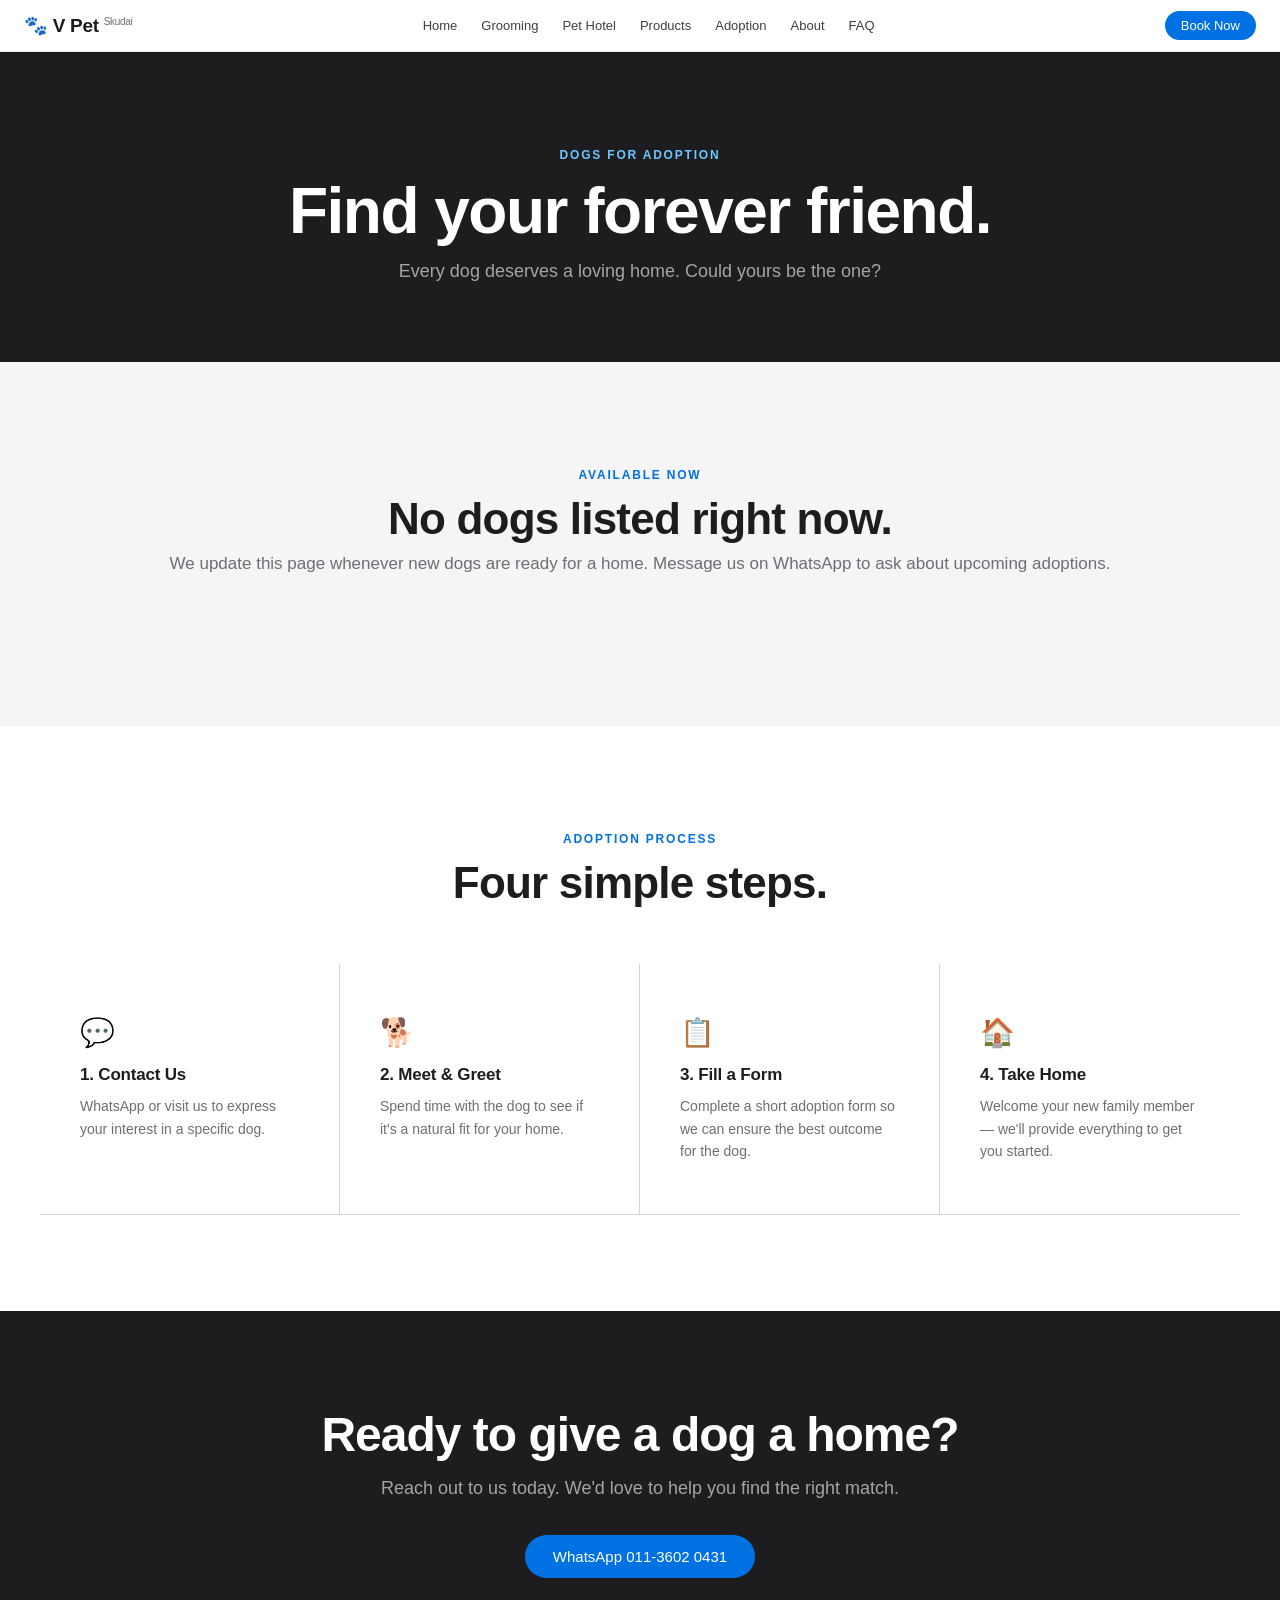
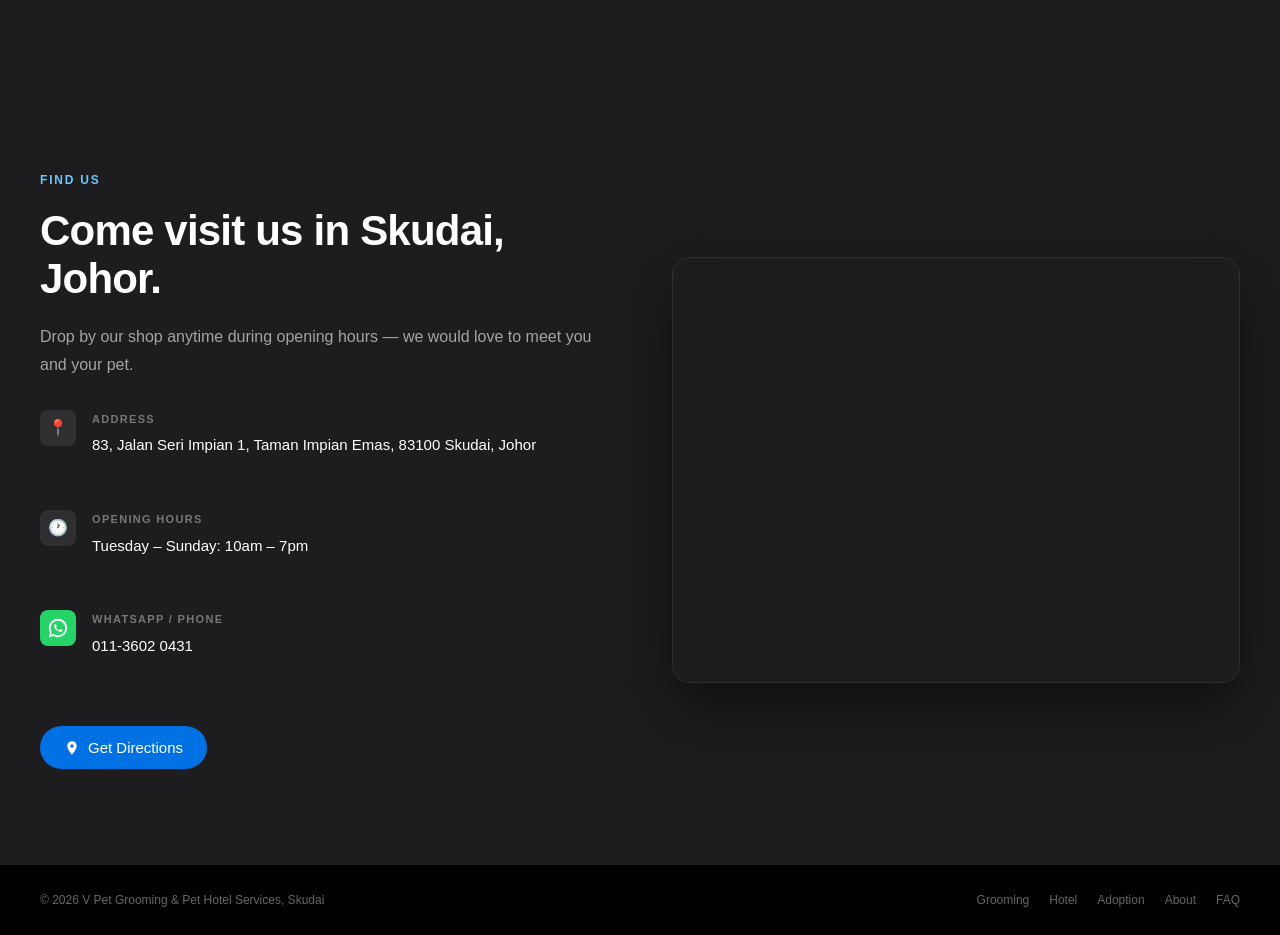
<file: adoption.html>
<!DOCTYPE html>
<html lang="en">
<head>
  <meta charset="UTF-8" />
  <meta name="viewport" content="width=device-width, initial-scale=1.0" />
  <title>Dogs for Adoption — V Pet</title>
  <link rel="stylesheet" href="style.css" />
</head>
<body>
  <nav class="nav">
    <a href="index.html" class="nav-logo">🐾 V Pet <sup>Skudai</sup></a>
    <ul class="nav-links">
      <li><a href="index.html">Home</a></li>
      <li><a href="grooming.html">Grooming</a></li>
      <li><a href="hotel.html">Pet Hotel</a></li>
      <li><a href="products.html">Products</a></li>
      <li><a href="adoption.html">Adoption</a></li>
      <li><a href="about.html">About</a></li>
      <li><a href="faq.html">FAQ</a></li>
    </ul>
    <a href="grooming.html" class="nav-cta">Book Now</a>
    <button class="hamburger" id="hamburger" aria-label="Toggle menu" aria-expanded="false">
      <span></span><span></span><span></span>
    </button>
  </nav>

  <div class="page-hero">
    <p class="eyebrow">Dogs for Adoption</p>
    <h1>Find your forever friend.</h1>
    <p>Every dog deserves a loving home. Could yours be the one?</p>
  </div>

  <div class="pet-section">
    <div class="section-header">
      <p class="eyebrow">Available Now</p>
      <h2>No dogs listed right now.</h2>
      <p>We update this page whenever new dogs are ready for a home. Message us on WhatsApp to ask about upcoming adoptions.</p>
    </div>
  </div>

  <div class="pad-section" id="adopt">
    <div class="section-header">
      <p class="eyebrow">Adoption Process</p>
      <h2>Four simple steps.</h2>
    </div>
    <div class="values-grid max-w">
      <div class="value-item"><div class="value-icon">💬</div><h3>1. Contact Us</h3><p>WhatsApp or visit us to express your interest in a specific dog.</p></div>
      <div class="value-item"><div class="value-icon">🐕</div><h3>2. Meet & Greet</h3><p>Spend time with the dog to see if it's a natural fit for your home.</p></div>
      <div class="value-item"><div class="value-icon">📋</div><h3>3. Fill a Form</h3><p>Complete a short adoption form so we can ensure the best outcome for the dog.</p></div>
      <div class="value-item"><div class="value-icon">🏠</div><h3>4. Take Home</h3><p>Welcome your new family member — we'll provide everything to get you started.</p></div>
    </div>
  </div>

  <div class="cta-section">
    <h2>Ready to give a dog a home?</h2>
    <p>Reach out to us today. We'd love to help you find the right match.</p>
    <a href="https://wa.me/601136020431" target="_blank" class="btn-primary cfg-whatsapp">WhatsApp 011-3602 0431</a>
  </div>

  <!-- LOCATION -->
  <section class="location-section">
    <div class="location-inner">
      <div class="location-text">
        <p class="eyebrow">Find Us</p>
        <h2>Come visit us in Skudai, Johor.</h2>
        <p>Drop by our shop anytime during opening hours — we would love to meet you and your pet.</p>
        <div class="location-details">
          <div class="location-detail">
            <div class="detail-icon">📍</div>
            <div>
              <p class="detail-label">Address</p>
              <p class="detail-value cfg-address">83, Jalan Seri Impian 1, Taman Impian Emas, 83100 Skudai, Johor</p>
            </div>
          </div>
          <div class="location-detail">
            <div class="detail-icon">🕐</div>
            <div>
              <p class="detail-label">Opening Hours</p>
              <p class="detail-value cfg-hours">Tuesday – Sunday: 10am – 7pm</p>
            </div>
          </div>
          <div class="location-detail">
            <div class="detail-icon" style="background:#25D366; padding:0; display:flex; align-items:center; justify-content:center;">
              <svg xmlns="http://www.w3.org/2000/svg" viewBox="0 0 48 48" width="22" height="22">
                <path fill="white" d="M24 4C13 4 4 13 4 24c0 3.6 1 7 2.7 10L4 44l10.3-2.7C17.1 43 20.5 44 24 44c11 0 20-9 20-20S35 4 24 4zm0 36c-3.1 0-6.1-.8-8.7-2.4l-.6-.4-6.1 1.6 1.6-5.9-.4-.6C8.8 30.1 8 27.1 8 24 8 15.2 15.2 8 24 8s16 7.2 16 16-7.2 16-16 16zm8.9-11.9c-.5-.2-2.8-1.4-3.2-1.5-.4-.2-.7-.2-1 .2-.3.5-1.1 1.5-1.4 1.8-.3.3-.5.4-1 .1-.5-.2-2-.7-3.8-2.3-1.4-1.2-2.3-2.8-2.6-3.2-.3-.5 0-.7.2-1 .2-.2.5-.5.7-.8.2-.3.3-.5.4-.8.2-.3.1-.6 0-.8-.1-.2-1-2.5-1.4-3.4-.4-.9-.7-.8-1-.8h-.9c-.3 0-.8.1-1.2.6-.4.5-1.6 1.5-1.6 3.7s1.6 4.3 1.9 4.6c.2.3 3.2 4.9 7.8 6.8 1.1.5 1.9.7 2.6.9 1.1.3 2.1.3 2.9.2.9-.1 2.8-1.1 3.2-2.2.4-1.1.4-2 .3-2.2-.2-.3-.5-.4-1-.6z"/>
              </svg>
            </div>
            <div>
              <p class="detail-label">WhatsApp / Phone</p>
              <p class="detail-value cfg-phone">011-3602 0431</p>
            </div>
          </div>
        </div>
        <a href="https://www.google.com/maps/dir/?api=1&destination=83+Jalan+Seri+Impian+1+Taman+Impian+Emas+83100+Skudai+Johor" target="_blank" class="directions-btn">
          <svg viewBox="0 0 24 24" xmlns="http://www.w3.org/2000/svg"><path d="M12 2C8.13 2 5 5.13 5 9c0 5.25 7 13 7 13s7-7.75 7-13c0-3.87-3.13-7-7-7zm0 9.5c-1.38 0-2.5-1.12-2.5-2.5s1.12-2.5 2.5-2.5 2.5 1.12 2.5 2.5-1.12 2.5-2.5 2.5z"/></svg>
          Get Directions
        </a>
      </div>
      <div class="map-container">
        <iframe
          src="https://maps.google.com/maps?q=83+Jalan+Seri+Impian+1,+Taman+Impian+Emas,+83100+Skudai,+Johor&output=embed&z=16"
          allowfullscreen
          loading="lazy"
          referrerpolicy="no-referrer-when-downgrade"
          title="V Pet location map">
        </iframe>
      </div>
    </div>
  </section>

  <footer>
    <p>© 2026 V Pet Grooming & Pet Hotel Services, Skudai</p>
    <div class="footer-links">
      <a href="grooming.html">Grooming</a>
      <a href="hotel.html">Hotel</a>
      <a href="adoption.html">Adoption</a>
      <a href="about.html">About</a>
      <a href="faq.html">FAQ</a>
    </div>
  </footer>

  <!-- Mobile Menu -->
  <div class="mobile-menu" id="mobileMenu">
    <a href="index.html">Home</a>
    <a href="grooming.html">Grooming</a>
    <a href="hotel.html">Pet Hotel</a>
    <a href="products.html">Products</a>
    <a href="adoption.html">Adoption</a>
    <a href="about.html">About</a>
    <a href="faq.html">FAQ</a>
    <a href="https://wa.me/601136020431" target="_blank" class="mobile-cta">Book Now</a>
  </div>

  <script>
    const hamburger = document.getElementById("hamburger");
    const mobileMenu = document.getElementById("mobileMenu");
    hamburger.addEventListener("click", () => {
      const isOpen = mobileMenu.classList.toggle("open");
      hamburger.classList.toggle("open");
      hamburger.setAttribute("aria-expanded", isOpen);
      document.body.style.overflow = isOpen ? "hidden" : "";
    });
    mobileMenu.querySelectorAll("a").forEach(link => {
      link.addEventListener("click", () => {
        mobileMenu.classList.remove("open");
        hamburger.classList.remove("open");
        hamburger.setAttribute("aria-expanded", false);
        document.body.style.overflow = "";
      });
    });
  </script>

  <script type="module" src="config-loader.js"></script>
</body>
</html>
</file>
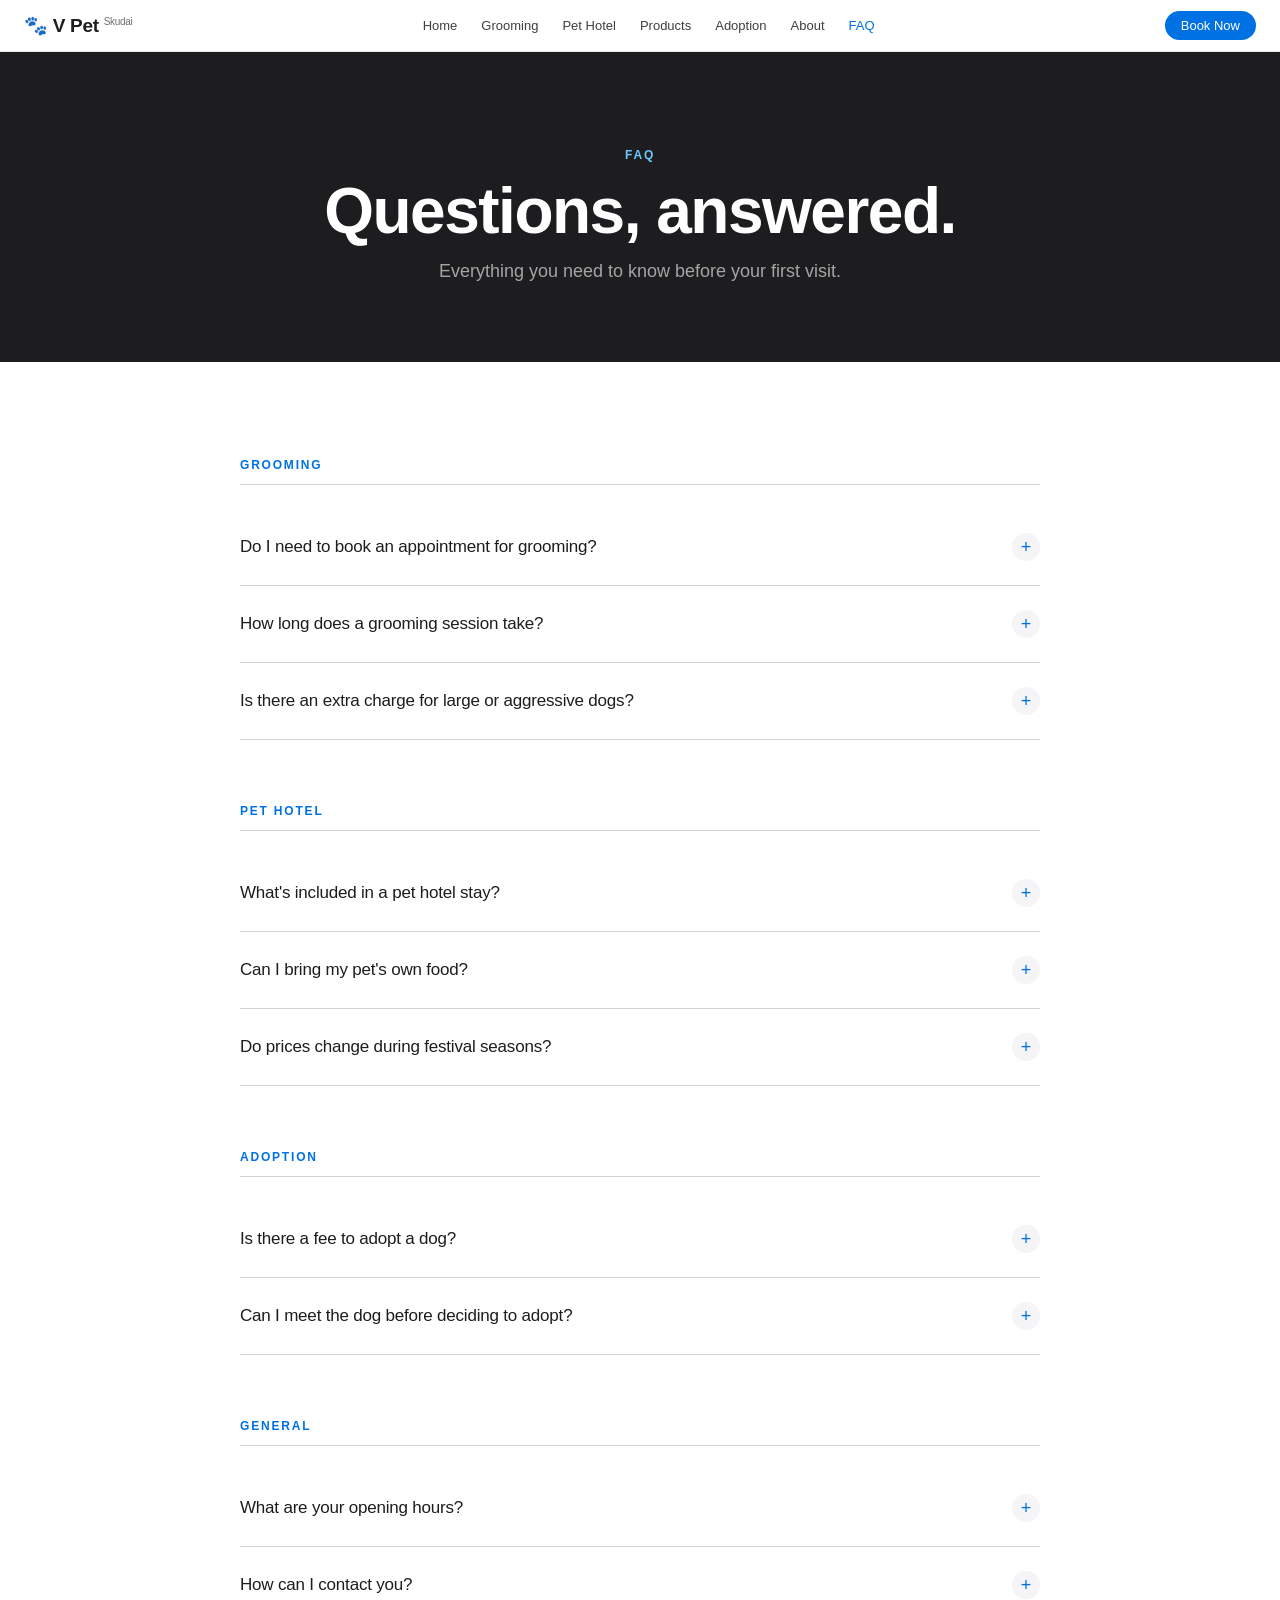
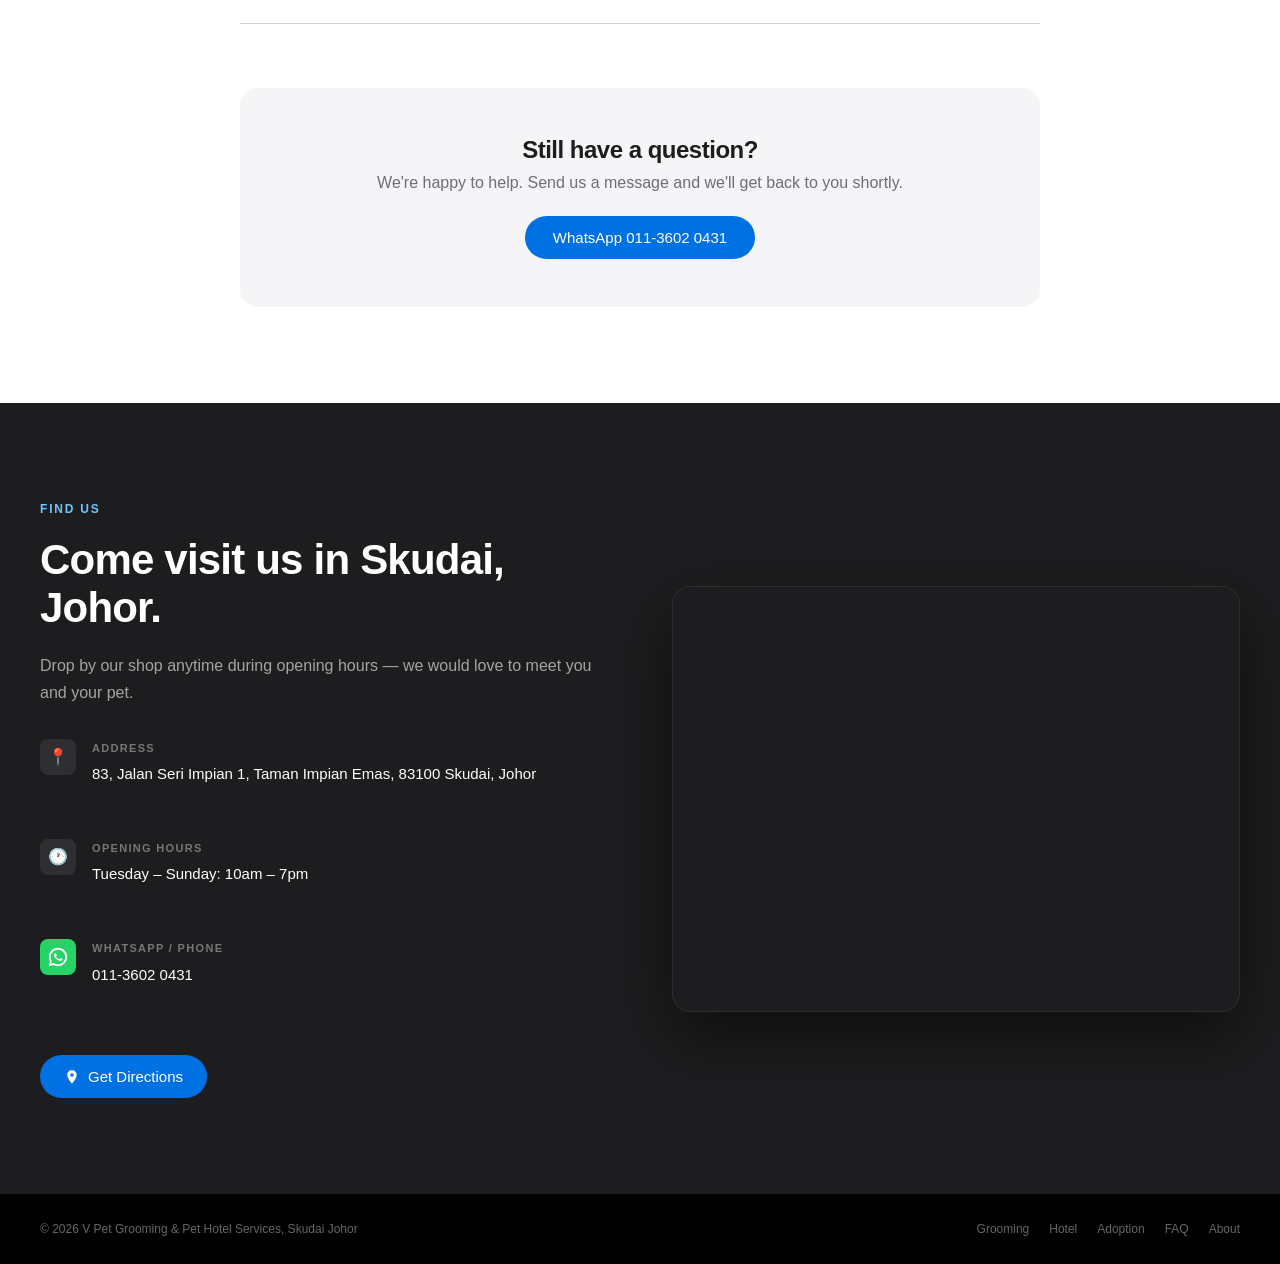
<file: faq.html>
<!DOCTYPE html>
<html lang="en">
<head>
  <meta charset="UTF-8" />
  <meta name="viewport" content="width=device-width, initial-scale=1.0" />
  <title>FAQ — V Pet</title>
  <link rel="stylesheet" href="style.css" />
  <style>
    .faq-section { padding: 96px 40px; background: var(--white); }
    .faq-category { max-width: 800px; margin: 0 auto 64px; }
    .faq-category-title {
      font-size: 12px; font-weight: 600; letter-spacing: 0.15em;
      text-transform: uppercase; color: var(--blue);
      margin-bottom: 24px; padding-bottom: 12px;
      border-bottom: 1px solid var(--border);
    }
    .faq-item {
      border-bottom: 1px solid var(--border);
      overflow: hidden;
    }
    .faq-question {
      width: 100%; background: none; border: none; cursor: pointer;
      display: flex; justify-content: space-between; align-items: center;
      padding: 24px 0; text-align: left; gap: 24px;
    }
    .faq-question h3 {
      font-size: 17px; font-weight: 500; color: var(--black);
      letter-spacing: -0.2px; line-height: 1.4;
    }
    .faq-icon {
      width: 28px; height: 28px; border-radius: 50%;
      background: var(--light); flex-shrink: 0;
      display: flex; align-items: center; justify-content: center;
      font-size: 18px; color: var(--blue); font-weight: 300;
      transition: background 0.2s, transform 0.3s;
    }
    .faq-item.open .faq-icon {
      background: var(--blue); color: white; transform: rotate(45deg);
    }
    .faq-answer {
      max-height: 0; overflow: hidden;
      transition: max-height 0.4s ease, padding 0.3s ease;
    }
    .faq-answer p {
      font-size: 15px; color: var(--grey); line-height: 1.75;
      padding-bottom: 24px; font-weight: 300;
    }
    .faq-answer ul {
      margin: -8px 0 20px 0; padding-left: 20px;
    }
    .faq-answer ul li {
      font-size: 15px; color: var(--grey); line-height: 1.75;
      margin-bottom: 4px; font-weight: 300;
    }
    .faq-item.open .faq-answer { max-height: 500px; }
    .faq-cta {
      background: var(--light); border-radius: 18px;
      padding: 48px 40px; text-align: center;
      max-width: 800px; margin: 0 auto;
    }
    .faq-cta h3 {
      font-size: 24px; font-weight: 700; letter-spacing: -0.5px;
      margin-bottom: 10px;
    }
    .faq-cta p { font-size: 16px; color: var(--grey); margin-bottom: 24px; }

    @media (max-width: 600px) {
      .faq-section { padding: 64px 20px; }
      .faq-question h3 { font-size: 15px; }
      .faq-cta { padding: 36px 24px; }
    }
  </style>
</head>
<body>
  <nav class="nav">
    <a href="index.html" class="nav-logo">🐾 V Pet <sup>Skudai</sup></a>
    <ul class="nav-links">
      <li><a href="index.html">Home</a></li>
      <li><a href="grooming.html">Grooming</a></li>
      <li><a href="hotel.html">Pet Hotel</a></li>
      <li><a href="products.html">Products</a></li>
      <li><a href="adoption.html">Adoption</a></li>
      <li><a href="about.html">About</a></li>
      <li><a href="faq.html" class="active">FAQ</a></li>
    </ul>
    <a href="https://wa.me/601136020431" target="_blank" class="nav-cta">Book Now</a>
    <button class="hamburger" id="hamburger" aria-label="Toggle menu" aria-expanded="false">
      <span></span><span></span><span></span>
    </button>
  </nav>

  <div class="page-hero">
    <p class="eyebrow">FAQ</p>
    <h1>Questions, answered.</h1>
    <p>Everything you need to know before your first visit.</p>
  </div>

  <section class="faq-section">
    <div id="faq-container"></div>

    <div class="faq-cta">
      <h3>Still have a question?</h3>
      <p>We're happy to help. Send us a message and we'll get back to you shortly.</p>
      <a href="#" class="btn-primary cfg-whatsapp">WhatsApp Us</a>
    </div>
  </section>

  <!-- LOCATION -->
  <section class="location-section">
    <div class="location-inner">
      <div class="location-text">
        <p class="eyebrow">Find Us</p>
        <h2>Come visit us in Skudai, Johor.</h2>
        <p>Drop by our shop anytime during opening hours — we would love to meet you and your pet.</p>
        <div class="location-details">
          <div class="location-detail">
            <div class="detail-icon">📍</div>
            <div>
              <p class="detail-label">Address</p>
              <p class="detail-value cfg-address">83, Jalan Seri Impian 1, Taman Impian Emas, 83100 Skudai, Johor</p>
            </div>
          </div>
          <div class="location-detail">
            <div class="detail-icon">🕐</div>
            <div>
              <p class="detail-label">Opening Hours</p>
              <p class="detail-value cfg-hours">Tuesday – Sunday: 10am – 7pm</p>
            </div>
          </div>
          <div class="location-detail">
            <div class="detail-icon" style="background:#25D366; padding:0; display:flex; align-items:center; justify-content:center;">
              <svg xmlns="http://www.w3.org/2000/svg" viewBox="0 0 48 48" width="22" height="22">
                <path fill="white" d="M24 4C13 4 4 13 4 24c0 3.6 1 7 2.7 10L4 44l10.3-2.7C17.1 43 20.5 44 24 44c11 0 20-9 20-20S35 4 24 4zm0 36c-3.1 0-6.1-.8-8.7-2.4l-.6-.4-6.1 1.6 1.6-5.9-.4-.6C8.8 30.1 8 27.1 8 24 8 15.2 15.2 8 24 8s16 7.2 16 16-7.2 16-16 16zm8.9-11.9c-.5-.2-2.8-1.4-3.2-1.5-.4-.2-.7-.2-1 .2-.3.5-1.1 1.5-1.4 1.8-.3.3-.5.4-1 .1-.5-.2-2-.7-3.8-2.3-1.4-1.2-2.3-2.8-2.6-3.2-.3-.5 0-.7.2-1 .2-.2.5-.5.7-.8.2-.3.3-.5.4-.8.2-.3.1-.6 0-.8-.1-.2-1-2.5-1.4-3.4-.4-.9-.7-.8-1-.8h-.9c-.3 0-.8.1-1.2.6-.4.5-1.6 1.5-1.6 3.7s1.6 4.3 1.9 4.6c.2.3 3.2 4.9 7.8 6.8 1.1.5 1.9.7 2.6.9 1.1.3 2.1.3 2.9.2.9-.1 2.8-1.1 3.2-2.2.4-1.1.4-2 .3-2.2-.2-.3-.5-.4-1-.6z"/>
              </svg>
            </div>
            <div>
              <p class="detail-label">WhatsApp / Phone</p>
              <p class="detail-value cfg-phone">011-3602 0431</p>
            </div>
          </div>
        </div>
        <a href="https://www.google.com/maps/dir/?api=1&destination=83+Jalan+Seri+Impian+1+Taman+Impian+Emas+83100+Skudai+Johor" target="_blank" class="directions-btn">
          <svg viewBox="0 0 24 24" xmlns="http://www.w3.org/2000/svg"><path d="M12 2C8.13 2 5 5.13 5 9c0 5.25 7 13 7 13s7-7.75 7-13c0-3.87-3.13-7-7-7zm0 9.5c-1.38 0-2.5-1.12-2.5-2.5s1.12-2.5 2.5-2.5 2.5 1.12 2.5 2.5-1.12 2.5-2.5 2.5z"/></svg>
          Get Directions
        </a>
      </div>
      <div class="map-container">
        <iframe
          src="https://maps.google.com/maps?q=83+Jalan+Seri+Impian+1,+Taman+Impian+Emas,+83100+Skudai,+Johor&output=embed&z=16"
          allowfullscreen
          loading="lazy"
          referrerpolicy="no-referrer-when-downgrade"
          title="V Pet location map">
        </iframe>
      </div>
    </div>
  </section>

  <footer>
    <p>© 2026 V Pet Grooming & Pet Hotel Services, Skudai Johor</p>
    <div class="footer-links">
      <a href="grooming.html">Grooming</a>
      <a href="hotel.html">Hotel</a>
      <a href="adoption.html">Adoption</a>
      <a href="faq.html">FAQ</a>
      <a href="about.html">About</a>
    </div>
  </footer>

  <!-- Mobile Menu -->
  <div class="mobile-menu" id="mobileMenu">
    <a href="index.html">Home</a>
    <a href="grooming.html">Grooming</a>
    <a href="hotel.html">Pet Hotel</a>
    <a href="products.html">Products</a>
    <a href="adoption.html">Adoption</a>
    <a href="about.html">About</a>
    <a href="faq.html" class="active">FAQ</a>
    <a href="https://wa.me/601136020431" target="_blank" class="mobile-cta">Book Now</a>
  </div>

  <script>
    const hamburger = document.getElementById("hamburger");
    const mobileMenu = document.getElementById("mobileMenu");
    hamburger.addEventListener("click", () => {
      const isOpen = mobileMenu.classList.toggle("open");
      hamburger.classList.toggle("open");
      hamburger.setAttribute("aria-expanded", isOpen);
      document.body.style.overflow = isOpen ? "hidden" : "";
    });
    mobileMenu.querySelectorAll("a").forEach(link => {
      link.addEventListener("click", () => {
        mobileMenu.classList.remove("open");
        hamburger.classList.remove("open");
        hamburger.setAttribute("aria-expanded", false);
        document.body.style.overflow = "";
      });
    });
  </script>

  <script type="module" src="config-loader.js"></script>
</body>
</html>
</file>
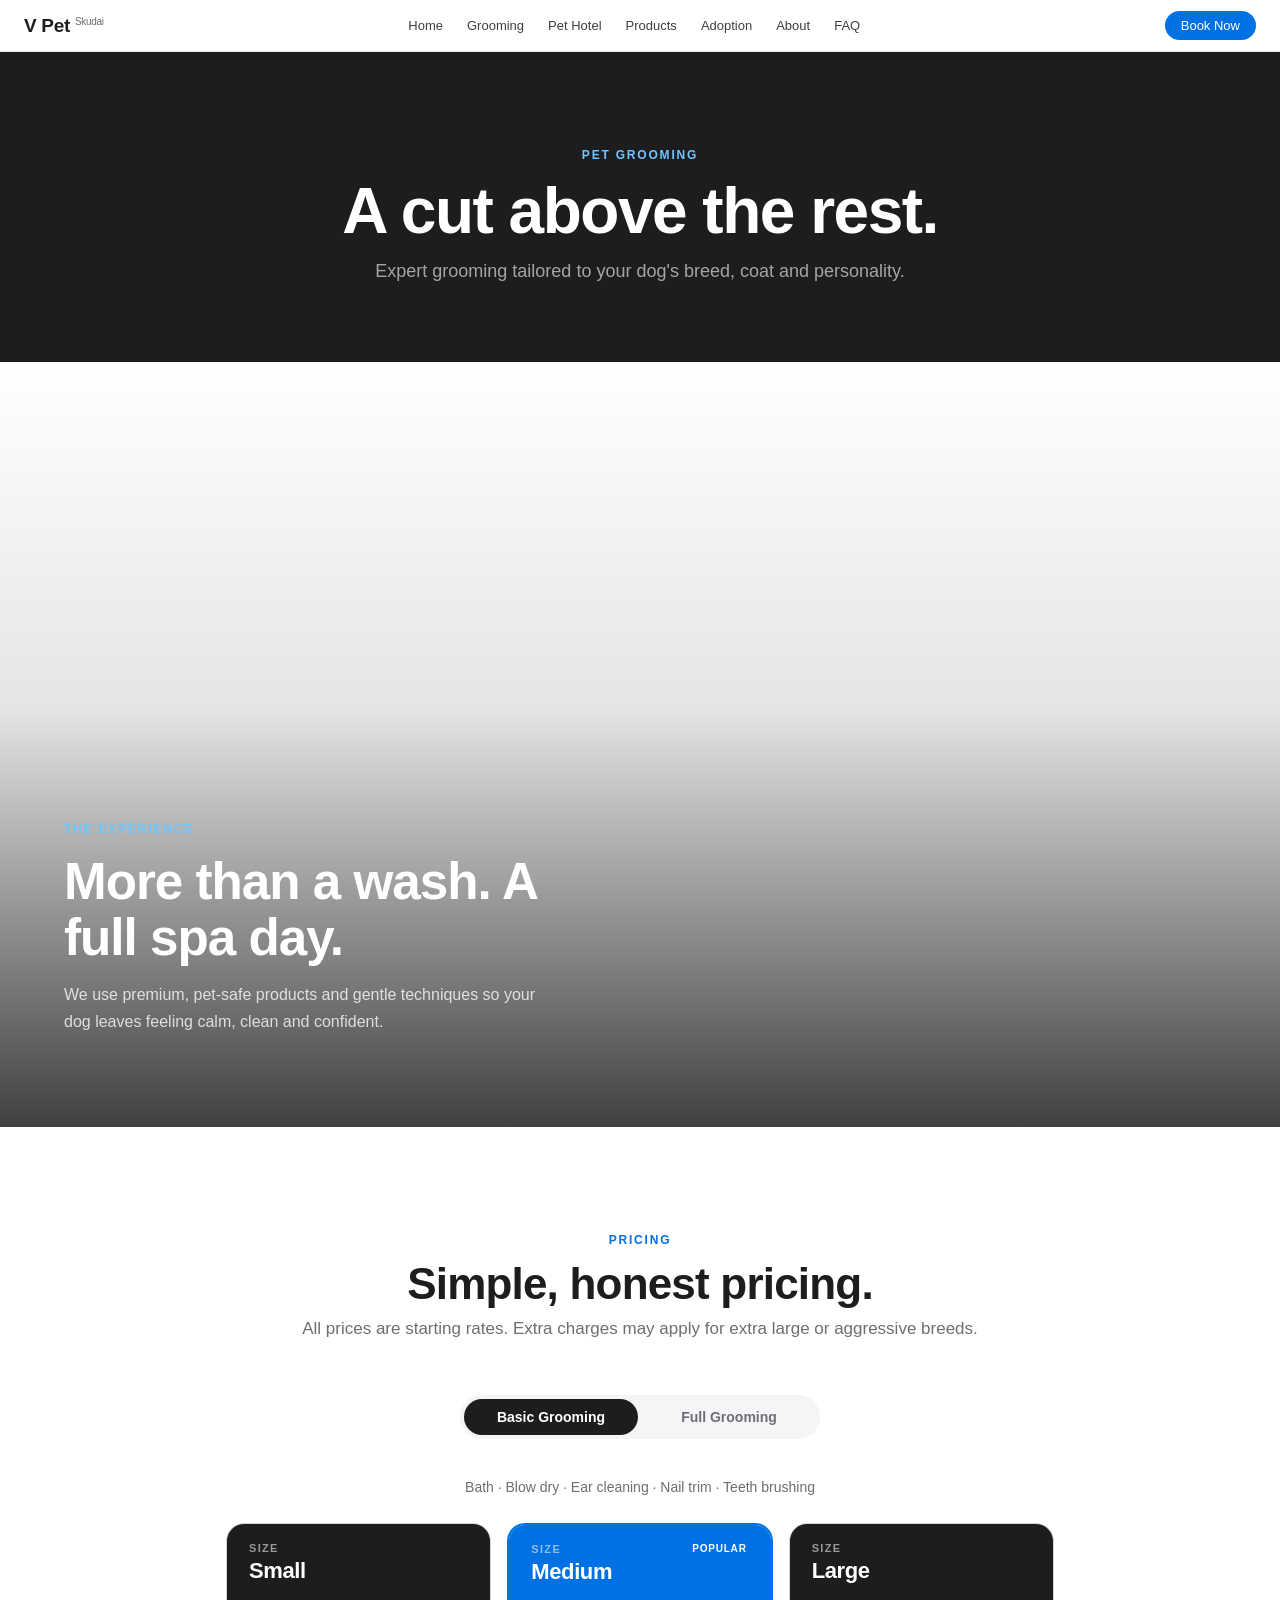
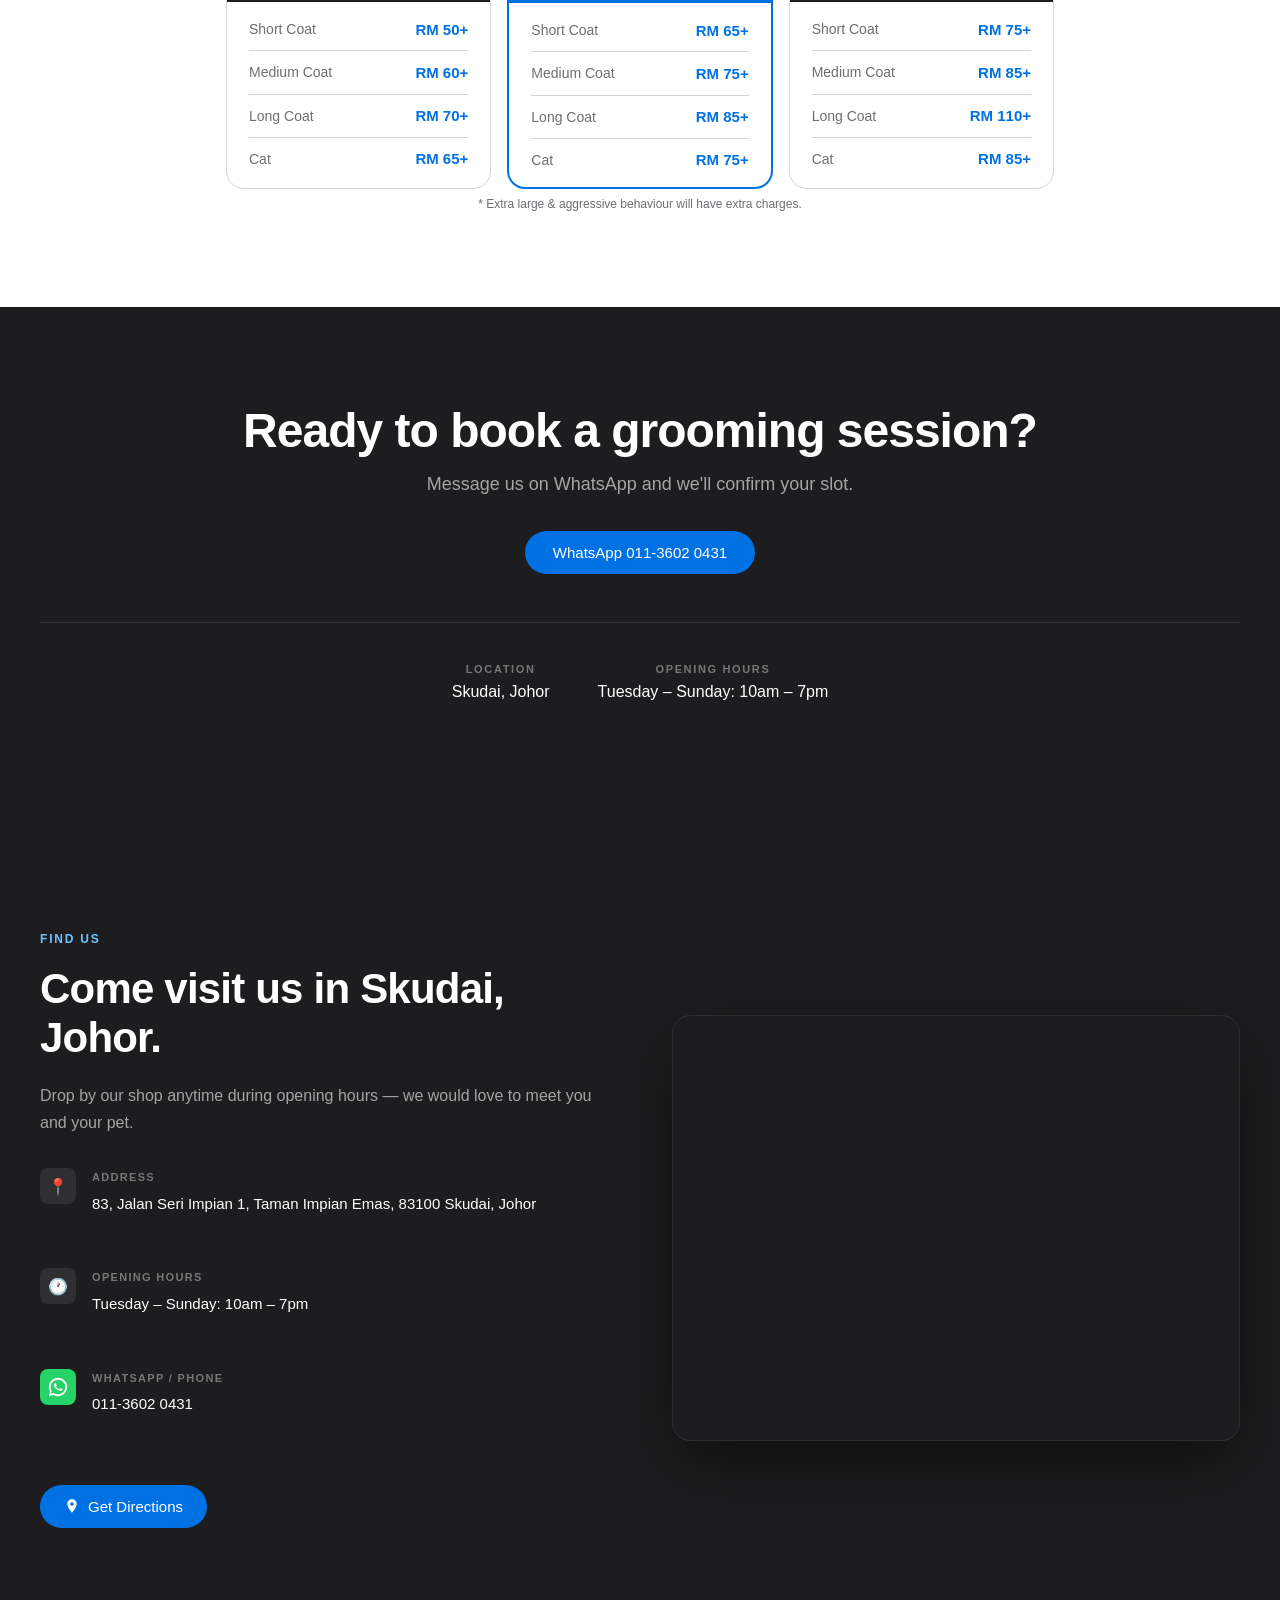
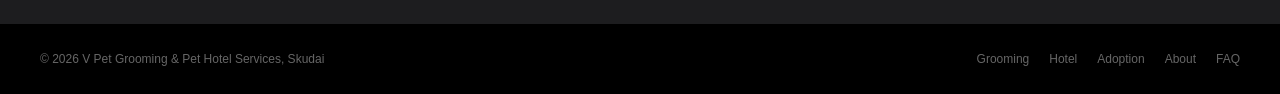
<file: grooming.html>
<!DOCTYPE html>
<html lang="en">
<head>
  <meta charset="UTF-8" />
  <meta name="viewport" content="width=device-width, initial-scale=1.0" />
  <title>Pet Grooming — V Pet</title>
  <link rel="stylesheet" href="style.css" />
  <style>
    .groom-tabs-wrap { display:flex; justify-content:center; margin-bottom:40px; padding:0 16px; }
    .groom-tabs {
      background:var(--light); border-radius:30px; padding:4px;
      display:inline-flex; gap:4px; width:100%; max-width:360px;
    }
    .groom-tab-btn {
      flex:1; padding:10px 20px; border-radius:26px; border:none; cursor:pointer;
      font-size:14px; font-weight:600; background:transparent; color:var(--grey);
      transition:background 0.2s, color 0.2s; font-family:var(--font);
    }
    .groom-tab-btn.active { background:var(--black); color:#fff; }
    .groom-tab-panel { max-width:860px; margin:0 auto; padding:0 16px; }
    .groom-tab-note { font-size:14px; color:var(--grey); text-align:center; margin-bottom:28px; }
    .groom-foot-note { font-size:12px; color:var(--grey); text-align:center; margin-top:8px; }
    .groom-grid { display:grid; grid-template-columns:repeat(3, 1fr); gap:16px; margin-bottom:8px; }
    .groom-card { background:var(--white); border:1px solid var(--border); border-radius:18px; overflow:hidden; position:relative; }
    .groom-card.featured { border:2px solid var(--blue); }
    .groom-card-badge {
      position:absolute; top:14px; right:14px; background:var(--blue); color:#fff;
      font-size:10px; font-weight:700; letter-spacing:0.08em; text-transform:uppercase;
      padding:4px 10px; border-radius:20px;
    }
    .groom-card-head { padding:18px 22px; background:var(--black); }
    .groom-card.featured .groom-card-head { background:var(--blue); }
    .groom-card-head .size-label {
      font-size:11px; font-weight:600; letter-spacing:0.12em; text-transform:uppercase;
      color:rgba(255,255,255,0.55); margin-bottom:4px; display:block;
    }
    .groom-card-head h3 { font-size:22px; font-weight:700; color:#fff; letter-spacing:-0.4px; }
    .groom-card-body { padding:18px 22px; display:flex; flex-direction:column; gap:12px; }
    .groom-row { display:flex; justify-content:space-between; align-items:center; padding-bottom:12px; border-bottom:1px solid var(--border); gap:10px; }
    .groom-row:last-child { border-bottom:none; padding-bottom:0; }
    .groom-row .label { font-size:14px; color:var(--grey); line-height:1.3; }
    .groom-row .label .sub { display:block; font-size:11px; color:var(--blue); margin-top:2px; }
    .groom-row .price { font-size:15px; font-weight:700; color:var(--blue); white-space:nowrap; }
    @media (max-width: 720px) {
      .groom-grid { grid-template-columns:1fr; gap:14px; }
      .groom-card-head { padding:16px 20px; }
      .groom-card-head h3 { font-size:19px; }
      .groom-card-body { padding:16px 20px; }
      .groom-tab-btn { font-size:13px; padding:10px 14px; }
      .groom-card-badge { top:12px; right:12px; }
    }
  </style>
</head>
<body>
  <nav class="nav">
    <a href="index.html" class="nav-logo">V Pet <sup>Skudai</sup></a>
    <ul class="nav-links">
      <li><a href="index.html">Home</a></li>
      <li><a href="grooming.html">Grooming</a></li>
      <li><a href="hotel.html">Pet Hotel</a></li>
      <li><a href="products.html">Products</a></li>
      <li><a href="adoption.html">Adoption</a></li>
      <li><a href="about.html">About</a></li>
      <li><a href="faq.html">FAQ</a></li>
    </ul>
    <a href="grooming.html" class="nav-cta">Book Now</a>
    <button class="hamburger" id="hamburger" aria-label="Toggle menu" aria-expanded="false">
      <span></span><span></span><span></span>
    </button>
  </nav>

  <div class="page-hero">
    <p class="eyebrow">Pet Grooming</p>
    <h1>A cut above the rest.</h1>
    <p>Expert grooming tailored to your dog's breed, coat and personality.</p>
  </div>

  <div class="billboard">
    <div class="billboard-bg" style="background-image: url('https://images.unsplash.com/photo-1583511655826-05700d52f4d9?w=1600&auto=format&fit=crop');"></div>
    <div class="billboard-overlay"></div>
    <div class="billboard-content">
      <p class="eyebrow">The Experience</p>
      <h2>More than a wash. A full spa day.</h2>
      <p>We use premium, pet-safe products and gentle techniques so your dog leaves feeling calm, clean and confident.</p>
    </div>
  </div>

  <div class="pricing-section">
    <div class="section-header">
      <p class="eyebrow">Pricing</p>
      <h2>Simple, honest pricing.</h2>
      <p class="sub">All prices are starting rates. Extra charges may apply for extra large or aggressive breeds.</p>
    </div>

    <div class="groom-tabs-wrap">
      <div class="groom-tabs">
        <button class="groom-tab-btn active" onclick="showTab('basic')" id="tab-basic">Basic Grooming</button>
        <button class="groom-tab-btn" onclick="showTab('full')" id="tab-full">Full Grooming</button>
      </div>
    </div>

    <div id="tab-content-basic" class="groom-tab-panel">
      <p class="groom-tab-note">Bath · Blow dry · Ear cleaning · Nail trim · Teeth brushing</p>
      <div class="groom-grid">
        <div class="groom-card">
          <div class="groom-card-head"><span class="size-label">Size</span><h3>Small</h3></div>
          <div class="groom-card-body">
            <div class="groom-row"><span class="label">Short Coat</span><span class="price">RM 50+</span></div>
            <div class="groom-row"><span class="label">Medium Coat</span><span class="price">RM 60+</span></div>
            <div class="groom-row"><span class="label">Long Coat</span><span class="price">RM 70+</span></div>
            <div class="groom-row"><span class="label">Cat</span><span class="price">RM 65+</span></div>
          </div>
        </div>
        <div class="groom-card featured">
          <div class="groom-card-badge">Popular</div>
          <div class="groom-card-head"><span class="size-label">Size</span><h3>Medium</h3></div>
          <div class="groom-card-body">
            <div class="groom-row"><span class="label">Short Coat</span><span class="price">RM 65+</span></div>
            <div class="groom-row"><span class="label">Medium Coat</span><span class="price">RM 75+</span></div>
            <div class="groom-row"><span class="label">Long Coat</span><span class="price">RM 85+</span></div>
            <div class="groom-row"><span class="label">Cat</span><span class="price">RM 75+</span></div>
          </div>
        </div>
        <div class="groom-card">
          <div class="groom-card-head"><span class="size-label">Size</span><h3>Large</h3></div>
          <div class="groom-card-body">
            <div class="groom-row"><span class="label">Short Coat</span><span class="price">RM 75+</span></div>
            <div class="groom-row"><span class="label">Medium Coat</span><span class="price">RM 85+</span></div>
            <div class="groom-row"><span class="label">Long Coat</span><span class="price">RM 110+</span></div>
            <div class="groom-row"><span class="label">Cat</span><span class="price">RM 85+</span></div>
          </div>
        </div>
      </div>
      <p class="groom-foot-note">* Extra large & aggressive behaviour will have extra charges.</p>
    </div>

    <div id="tab-content-full" class="groom-tab-panel" style="display:none;">
      <p class="groom-tab-note">Everything in Basic + full body styling or hand cut</p>
      <div class="groom-grid">
        <div class="groom-card">
          <div class="groom-card-head"><span class="size-label">Size</span><h3>Small</h3></div>
          <div class="groom-card-body">
            <div class="groom-row"><span class="label">Full Grooming<span class="sub">Dog</span></span><span class="price">RM 110+</span></div>
            <div class="groom-row"><span class="label">Full Hand Cut<span class="sub">Dog</span></span><span class="price">RM 140+</span></div>
            <div class="groom-row"><span class="label">Full Grooming<span class="sub">Cat</span></span><span class="price">RM 135</span></div>
          </div>
        </div>
        <div class="groom-card featured">
          <div class="groom-card-badge">Popular</div>
          <div class="groom-card-head"><span class="size-label">Size</span><h3>Medium</h3></div>
          <div class="groom-card-body">
            <div class="groom-row"><span class="label">Full Grooming<span class="sub">Dog</span></span><span class="price">RM 120+</span></div>
            <div class="groom-row"><span class="label">Full Hand Cut<span class="sub">Dog</span></span><span class="price">RM 150+</span></div>
          </div>
        </div>
        <div class="groom-card">
          <div class="groom-card-head"><span class="size-label">Size</span><h3>Large</h3></div>
          <div class="groom-card-body">
            <div class="groom-row"><span class="label">Full Grooming<span class="sub">Dog</span></span><span class="price">RM 150+</span></div>
            <div class="groom-row"><span class="label">Full Hand Cut<span class="sub">Dog</span></span><span class="price">RM 200+</span></div>
          </div>
        </div>
      </div>
    </div>
  </div>

  <div class="cta-section">
    <h2>Ready to book a grooming session?</h2>
    <p>Message us on WhatsApp and we'll confirm your slot.</p>
    <a href="https://wa.me/601136020431" target="_blank" class="btn-primary cfg-whatsapp">WhatsApp 011-3602 0431</a>
    <div class="contact-row">
      <div class="contact-item"><p class="label">Location</p><p class="value">Skudai, Johor</p></div>
      <div class="contact-item"><p class="label">Opening Hours</p><p class="value cfg-hours">Tue – Sun: 10am – 7pm</p></div>
    </div>
  </div>

  <!-- LOCATION -->
  <section class="location-section">
    <div class="location-inner">
      <div class="location-text">
        <p class="eyebrow">Find Us</p>
        <h2>Come visit us in Skudai, Johor.</h2>
        <p>Drop by our shop anytime during opening hours — we would love to meet you and your pet.</p>
        <div class="location-details">
          <div class="location-detail">
            <div class="detail-icon">📍</div>
            <div>
              <p class="detail-label">Address</p>
              <p class="detail-value cfg-address">83, Jalan Seri Impian 1, Taman Impian Emas, 83100 Skudai, Johor</p>
            </div>
          </div>
          <div class="location-detail">
            <div class="detail-icon">🕐</div>
            <div>
              <p class="detail-label">Opening Hours</p>
              <p class="detail-value cfg-hours">Tuesday – Sunday: 10am – 7pm</p>
            </div>
          </div>
          <div class="location-detail">
            <div class="detail-icon" style="background:#25D366; padding:0; display:flex; align-items:center; justify-content:center;">
              <svg xmlns="http://www.w3.org/2000/svg" viewBox="0 0 48 48" width="22" height="22">
                <path fill="white" d="M24 4C13 4 4 13 4 24c0 3.6 1 7 2.7 10L4 44l10.3-2.7C17.1 43 20.5 44 24 44c11 0 20-9 20-20S35 4 24 4zm0 36c-3.1 0-6.1-.8-8.7-2.4l-.6-.4-6.1 1.6 1.6-5.9-.4-.6C8.8 30.1 8 27.1 8 24 8 15.2 15.2 8 24 8s16 7.2 16 16-7.2 16-16 16zm8.9-11.9c-.5-.2-2.8-1.4-3.2-1.5-.4-.2-.7-.2-1 .2-.3.5-1.1 1.5-1.4 1.8-.3.3-.5.4-1 .1-.5-.2-2-.7-3.8-2.3-1.4-1.2-2.3-2.8-2.6-3.2-.3-.5 0-.7.2-1 .2-.2.5-.5.7-.8.2-.3.3-.5.4-.8.2-.3.1-.6 0-.8-.1-.2-1-2.5-1.4-3.4-.4-.9-.7-.8-1-.8h-.9c-.3 0-.8.1-1.2.6-.4.5-1.6 1.5-1.6 3.7s1.6 4.3 1.9 4.6c.2.3 3.2 4.9 7.8 6.8 1.1.5 1.9.7 2.6.9 1.1.3 2.1.3 2.9.2.9-.1 2.8-1.1 3.2-2.2.4-1.1.4-2 .3-2.2-.2-.3-.5-.4-1-.6z"/>
              </svg>
            </div>
            <div>
              <p class="detail-label">WhatsApp / Phone</p>
              <p class="detail-value cfg-phone">011-3602 0431</p>
            </div>
          </div>
        </div>
        <a href="https://www.google.com/maps/dir/?api=1&destination=83+Jalan+Seri+Impian+1+Taman+Impian+Emas+83100+Skudai+Johor" target="_blank" class="directions-btn">
          <svg viewBox="0 0 24 24" xmlns="http://www.w3.org/2000/svg"><path d="M12 2C8.13 2 5 5.13 5 9c0 5.25 7 13 7 13s7-7.75 7-13c0-3.87-3.13-7-7-7zm0 9.5c-1.38 0-2.5-1.12-2.5-2.5s1.12-2.5 2.5-2.5 2.5 1.12 2.5 2.5-1.12 2.5-2.5 2.5z"/></svg>
          Get Directions
        </a>
      </div>
      <div class="map-container">
        <iframe
          src="https://maps.google.com/maps?q=83+Jalan+Seri+Impian+1,+Taman+Impian+Emas,+83100+Skudai,+Johor&output=embed&z=16"
          allowfullscreen
          loading="lazy"
          referrerpolicy="no-referrer-when-downgrade"
          title="V Pet location map">
        </iframe>
      </div>
    </div>
  </section>

  <footer>
    <p>© 2026 V Pet Grooming & Pet Hotel Services, Skudai</p>
    <div class="footer-links">
      <a href="grooming.html">Grooming</a>
      <a href="hotel.html">Hotel</a>
      <a href="adoption.html">Adoption</a>
      <a href="about.html">About</a>
      <a href="faq.html">FAQ</a>
    </div>
  </footer>

  <!-- Mobile Menu -->
  <div class="mobile-menu" id="mobileMenu">
    <a href="index.html">Home</a>
    <a href="grooming.html">Grooming</a>
    <a href="hotel.html">Pet Hotel</a>
    <a href="products.html">Products</a>
    <a href="adoption.html">Adoption</a>
    <a href="about.html">About</a>
    <a href="faq.html">FAQ</a>
    <a href="https://wa.me/601136020431" target="_blank" class="mobile-cta">Book Now</a>
  </div>

  <script>
    const hamburger = document.getElementById("hamburger");
    const mobileMenu = document.getElementById("mobileMenu");
    hamburger.addEventListener("click", () => {
      const isOpen = mobileMenu.classList.toggle("open");
      hamburger.classList.toggle("open");
      hamburger.setAttribute("aria-expanded", isOpen);
      document.body.style.overflow = isOpen ? "hidden" : "";
    });
    mobileMenu.querySelectorAll("a").forEach(link => {
      link.addEventListener("click", () => {
        mobileMenu.classList.remove("open");
        hamburger.classList.remove("open");
        hamburger.setAttribute("aria-expanded", false);
        document.body.style.overflow = "";
      });
    });
  </script>

  <script type="module" src="config-loader.js"></script>

  <script>
    function showTab(tab) {
      document.getElementById('tab-content-basic').style.display = tab === 'basic' ? 'block' : 'none';
      document.getElementById('tab-content-full').style.display = tab === 'full' ? 'block' : 'none';
      document.getElementById('tab-basic').classList.toggle('active', tab === 'basic');
      document.getElementById('tab-full').classList.toggle('active', tab === 'full');
    }
  </script>
</body>
</html>
</file>
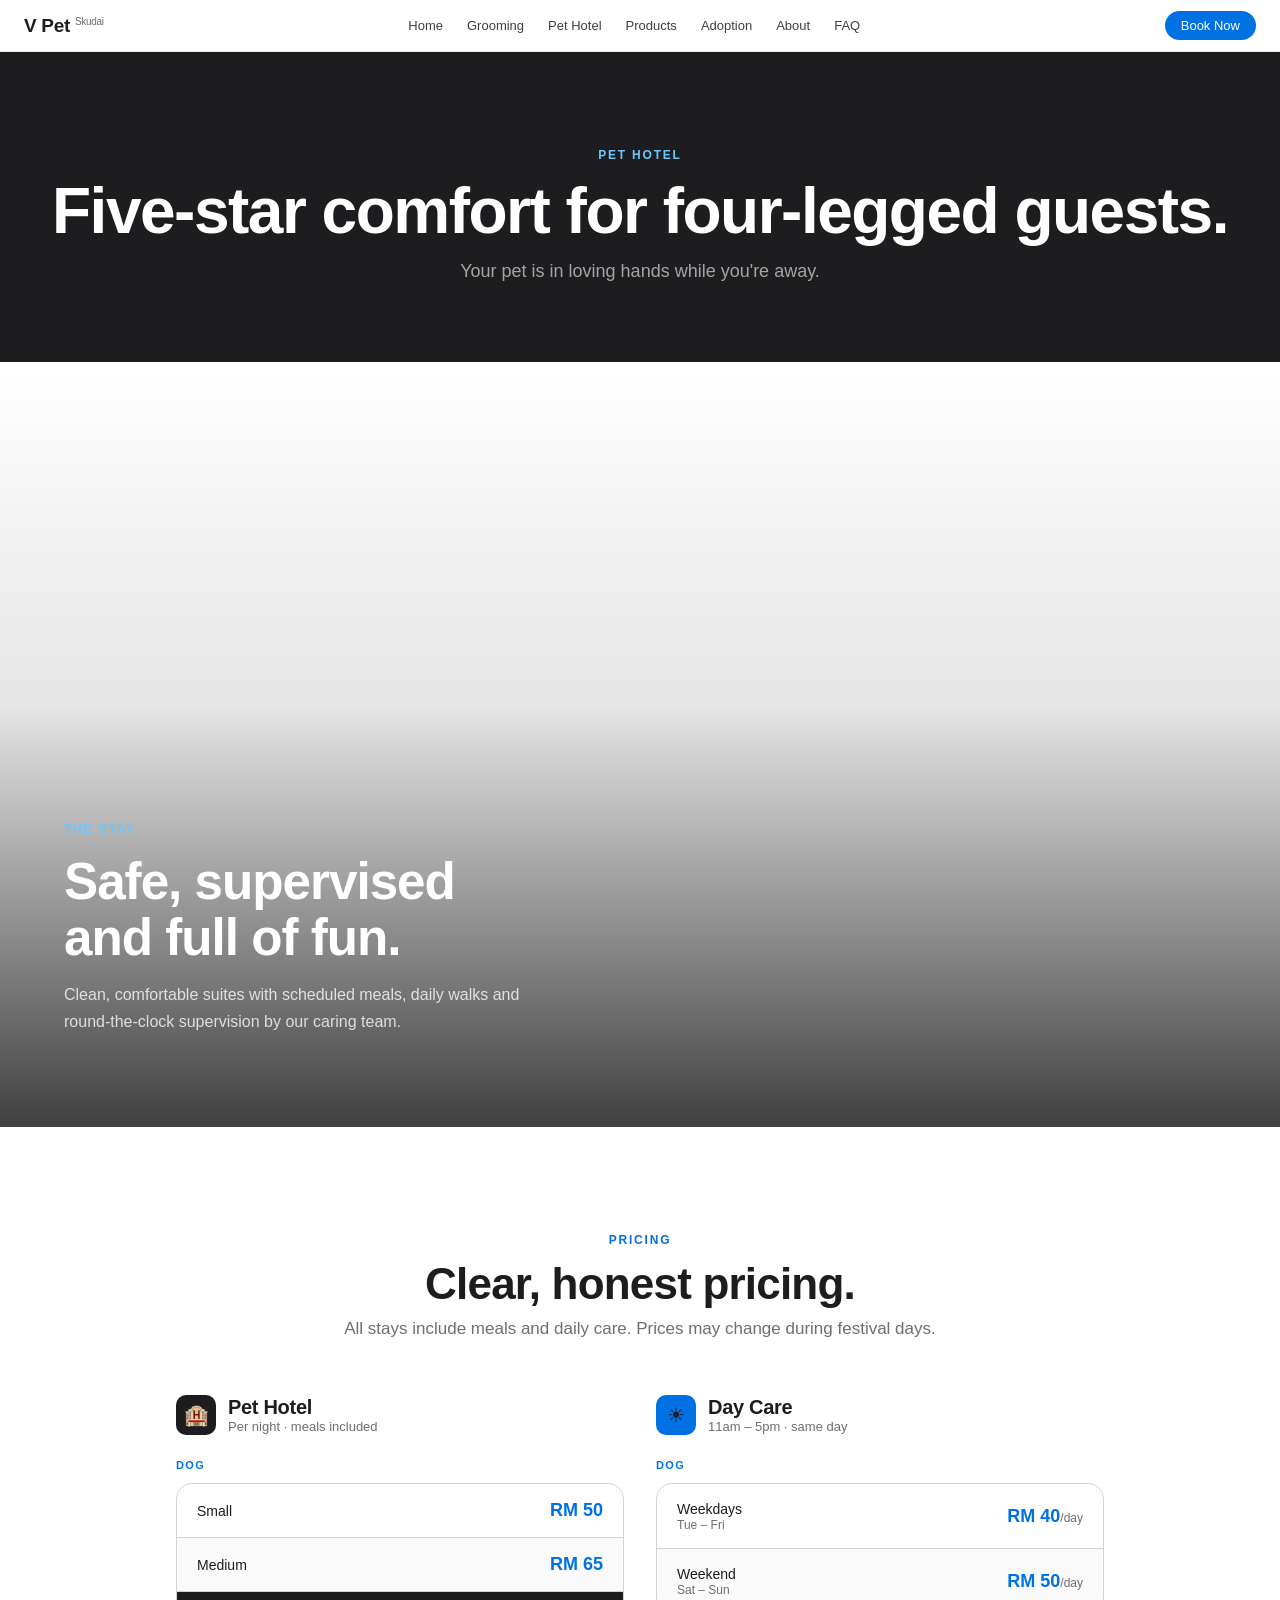
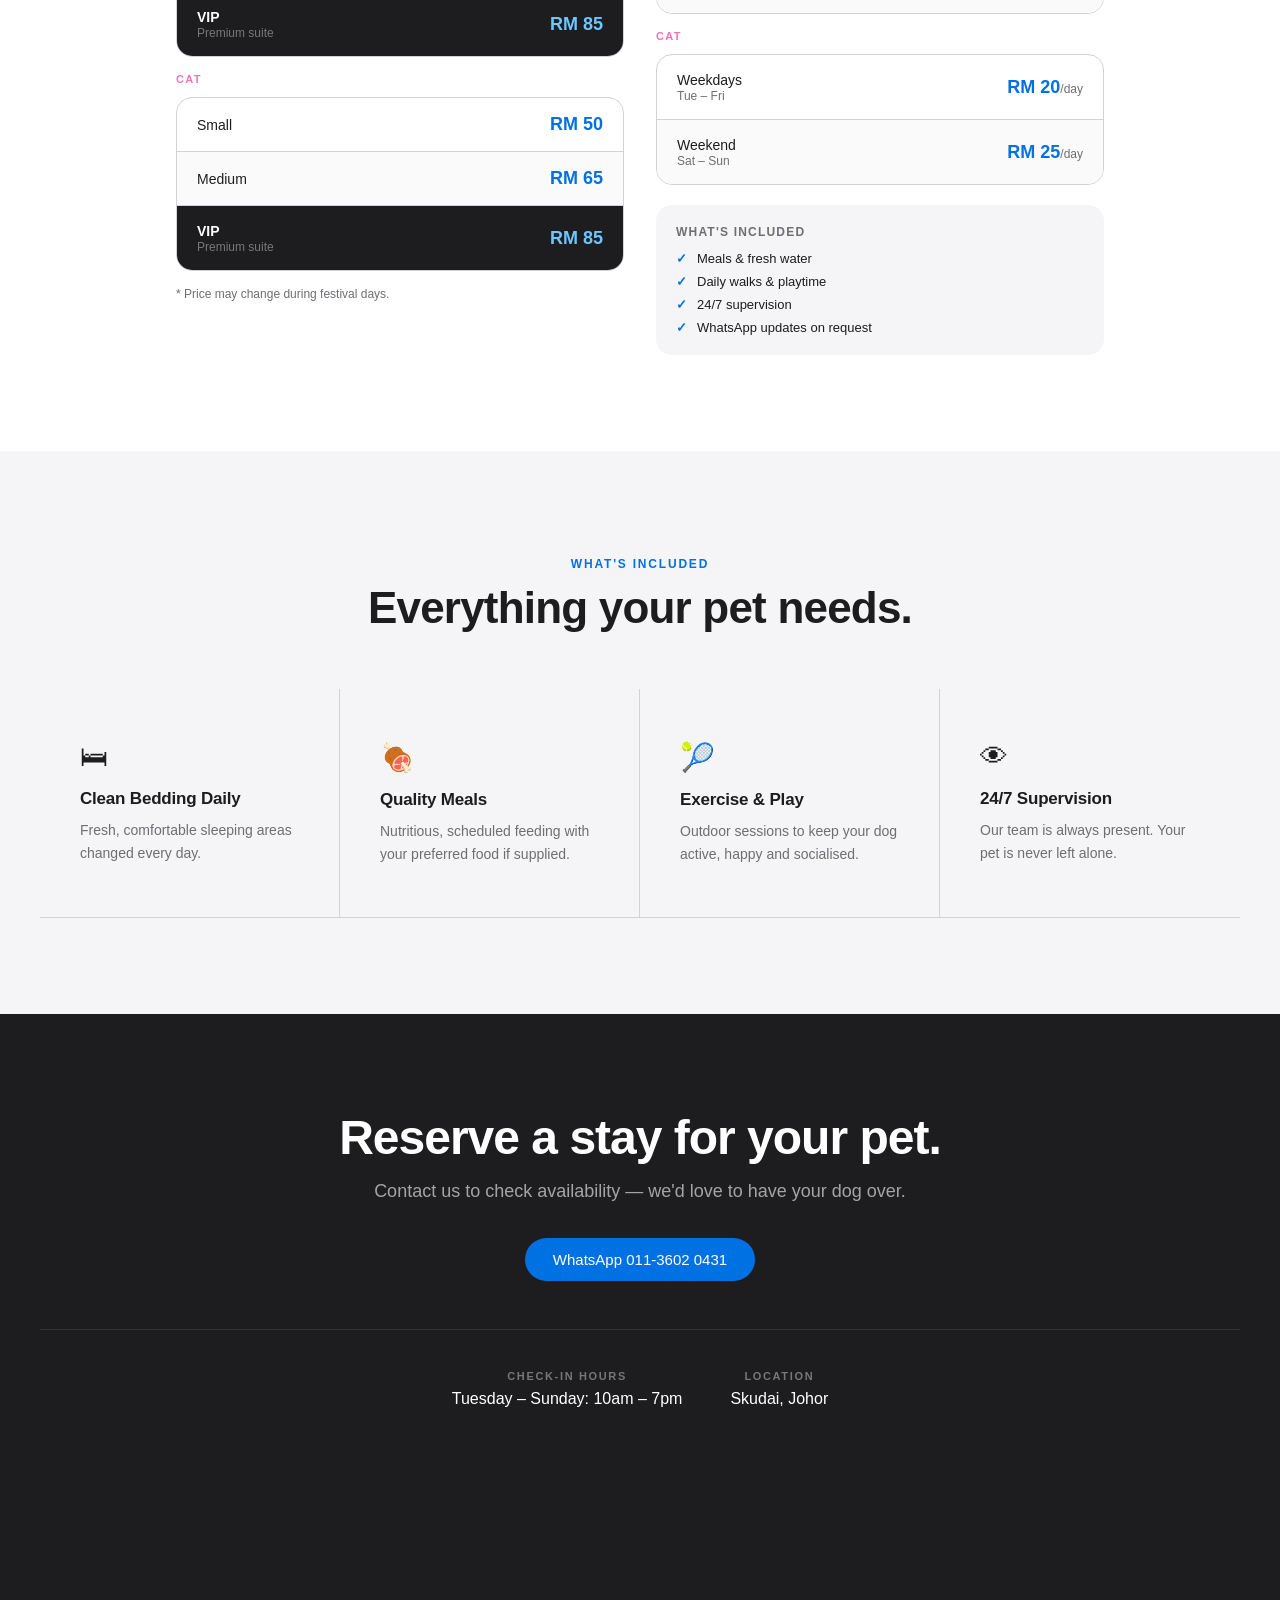
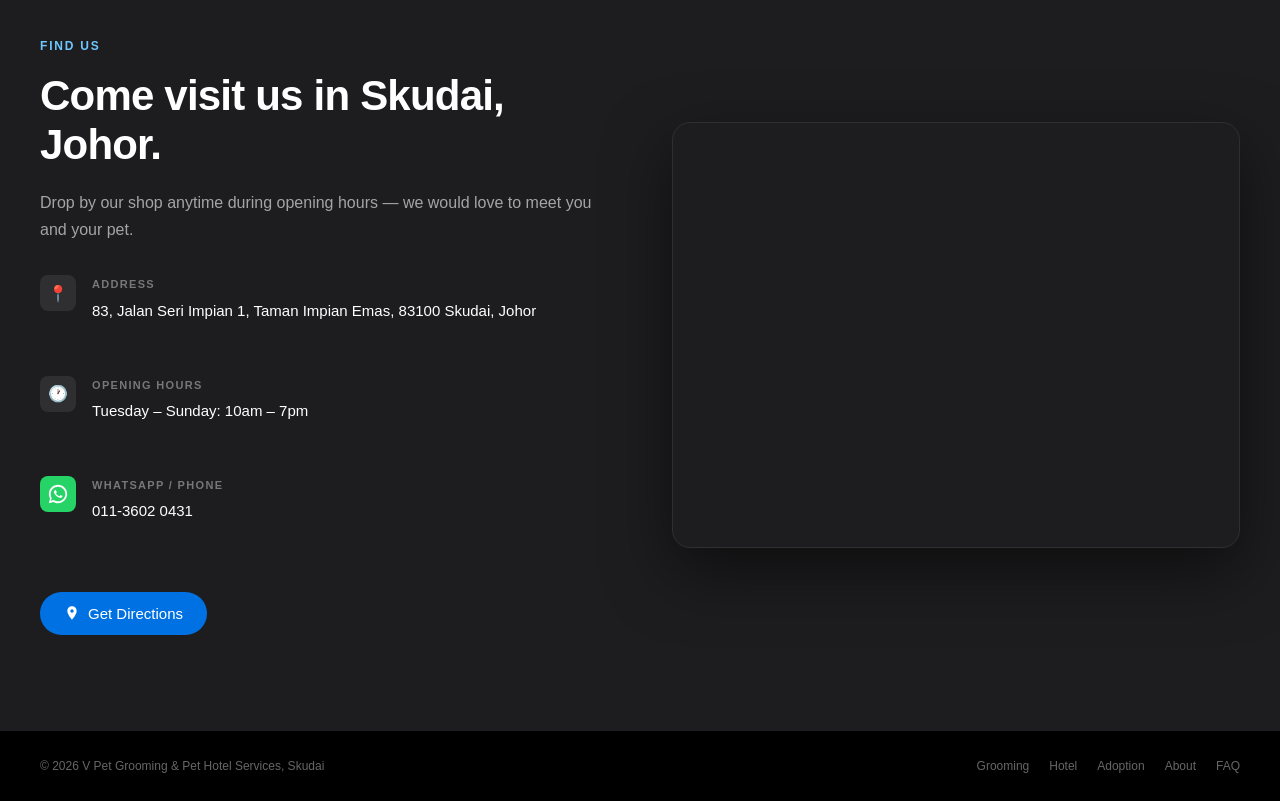
<file: hotel.html>
<!DOCTYPE html>
<html lang="en">
<head>
  <meta charset="UTF-8" />
  <meta name="viewport" content="width=device-width, initial-scale=1.0" />
  <title>Pet Hotel — V Pet</title>
  <link rel="stylesheet" href="style.css" />
  <style>
    .hotel-cols { max-width:960px; margin:0 auto; display:grid; grid-template-columns:1fr 1fr; gap:32px; padding:0 16px; }
    .hotel-col-head { display:flex; align-items:center; gap:12px; margin-bottom:24px; }
    .hotel-col-icon { width:40px; height:40px; border-radius:10px; display:flex; align-items:center; justify-content:center; font-size:20px; flex-shrink:0; }
    .hotel-col-icon.dark { background:var(--black); }
    .hotel-col-icon.blue { background:var(--blue); }
    .hotel-col-head h3 { font-size:20px; font-weight:700; letter-spacing:-0.3px; }
    .hotel-col-head p { font-size:13px; color:var(--grey); }
    .hotel-group-label { font-size:11px; font-weight:600; letter-spacing:0.12em; text-transform:uppercase; margin-bottom:12px; }
    .hotel-group-label.dog { color:var(--blue); }
    .hotel-group-label.cat { color:#F472B6; }
    .hotel-card { background:var(--white); border:1px solid var(--border); border-radius:16px; overflow:hidden; margin-bottom:16px; }
    .hotel-row { display:flex; justify-content:space-between; align-items:center; padding:16px 20px; border-bottom:1px solid var(--border); gap:12px; }
    .hotel-row:last-child { border-bottom:none; }
    .hotel-row.alt { background:#FAFAFA; }
    .hotel-row.vip { background:var(--black); }
    .hotel-row .r-label { font-size:14px; font-weight:500; }
    .hotel-row .r-sub { display:block; font-size:12px; color:var(--grey); }
    .hotel-row .r-price { font-size:18px; font-weight:700; color:var(--blue); white-space:nowrap; }
    .hotel-row.vip .r-label { color:#fff; font-weight:600; }
    .hotel-row.vip .r-sub { color:rgba(255,255,255,0.4); }
    .hotel-row.vip .r-price { color:#6EC6FF; }
    .hotel-row .r-day { font-size:12px; font-weight:400; color:var(--grey); }
    .hotel-note { font-size:12px; color:var(--grey); margin-top:12px; }
    .hotel-included { background:var(--light); border-radius:16px; padding:20px; margin-top:20px; }
    .hotel-included .inc-title { font-size:12px; font-weight:600; letter-spacing:0.1em; text-transform:uppercase; color:var(--grey); margin-bottom:12px; }
    .hotel-included .inc-item { display:flex; align-items:center; gap:10px; font-size:13px; color:var(--black); margin-bottom:8px; }
    .hotel-included .inc-item:last-child { margin-bottom:0; }
    .hotel-included .inc-check { color:var(--blue); font-weight:700; flex-shrink:0; }
    @media (max-width: 720px) {
      .hotel-cols { grid-template-columns:1fr; gap:48px; }
      .hotel-col-head h3 { font-size:18px; }
      .hotel-row { padding:14px 16px; }
      .hotel-row .r-label { font-size:13px; }
      .hotel-row .r-price { font-size:16px; }
    }
  </style>
</head>
<body>
  <nav class="nav">
    <a href="index.html" class="nav-logo">V Pet <sup>Skudai</sup></a>
    <ul class="nav-links">
      <li><a href="index.html">Home</a></li>
      <li><a href="grooming.html">Grooming</a></li>
      <li><a href="hotel.html">Pet Hotel</a></li>
      <li><a href="products.html">Products</a></li>
      <li><a href="adoption.html">Adoption</a></li>
      <li><a href="about.html">About</a></li>
      <li><a href="faq.html">FAQ</a></li>
    </ul>
    <a href="grooming.html" class="nav-cta">Book Now</a>
    <button class="hamburger" id="hamburger" aria-label="Toggle menu" aria-expanded="false">
      <span></span><span></span><span></span>
    </button>
  </nav>

  <div class="page-hero">
    <p class="eyebrow">Pet Hotel</p>
    <h1>Five-star comfort for four-legged guests.</h1>
    <p>Your pet is in loving hands while you're away.</p>
  </div>

  <div class="billboard">
    <div class="billboard-bg" style="background-image: url('https://images.unsplash.com/photo-1548199973-03cce0bbc87b?w=1600&auto=format&fit=crop'); background-position: center;"></div>
    <div class="billboard-overlay"></div>
    <div class="billboard-content">
      <p class="eyebrow">The Stay</p>
      <h2>Safe, supervised and full of fun.</h2>
      <p>Clean, comfortable suites with scheduled meals, daily walks and round-the-clock supervision by our caring team.</p>
    </div>
  </div>

  <div class="pricing-section">
    <div class="section-header">
      <p class="eyebrow">Pricing</p>
      <h2>Clear, honest pricing.</h2>
      <p class="sub">All stays include meals and daily care. Prices may change during festival days.</p>
    </div>

    <div class="hotel-cols">
      <div>
        <div class="hotel-col-head">
          <div class="hotel-col-icon dark">🏨</div>
          <div>
            <h3>Pet Hotel</h3>
            <p>Per night · meals included</p>
          </div>
        </div>
        <p class="hotel-group-label dog">Dog</p>
        <div class="hotel-card">
          <div class="hotel-row"><span class="r-label">Small</span><span class="r-price">RM 50</span></div>
          <div class="hotel-row alt"><span class="r-label">Medium</span><span class="r-price">RM 65</span></div>
          <div class="hotel-row vip">
            <div><span class="r-label">VIP</span><span class="r-sub">Premium suite</span></div>
            <span class="r-price">RM 85</span>
          </div>
        </div>
        <p class="hotel-group-label cat">Cat</p>
        <div class="hotel-card">
          <div class="hotel-row"><span class="r-label">Small</span><span class="r-price">RM 50</span></div>
          <div class="hotel-row alt"><span class="r-label">Medium</span><span class="r-price">RM 65</span></div>
          <div class="hotel-row vip">
            <div><span class="r-label">VIP</span><span class="r-sub">Premium suite</span></div>
            <span class="r-price">RM 85</span>
          </div>
        </div>
        <p class="hotel-note">* Price may change during festival days.</p>
      </div>

      <div>
        <div class="hotel-col-head">
          <div class="hotel-col-icon blue">☀</div>
          <div>
            <h3>Day Care</h3>
            <p>11am – 5pm · same day</p>
          </div>
        </div>
        <p class="hotel-group-label dog">Dog</p>
        <div class="hotel-card">
          <div class="hotel-row">
            <div><span class="r-label">Weekdays</span><span class="r-sub">Tue – Fri</span></div>
            <span class="r-price">RM 40<span class="r-day">/day</span></span>
          </div>
          <div class="hotel-row alt">
            <div><span class="r-label">Weekend</span><span class="r-sub">Sat – Sun</span></div>
            <span class="r-price">RM 50<span class="r-day">/day</span></span>
          </div>
        </div>
        <p class="hotel-group-label cat">Cat</p>
        <div class="hotel-card">
          <div class="hotel-row">
            <div><span class="r-label">Weekdays</span><span class="r-sub">Tue – Fri</span></div>
            <span class="r-price">RM 20<span class="r-day">/day</span></span>
          </div>
          <div class="hotel-row alt">
            <div><span class="r-label">Weekend</span><span class="r-sub">Sat – Sun</span></div>
            <span class="r-price">RM 25<span class="r-day">/day</span></span>
          </div>
        </div>
        <div class="hotel-included">
          <p class="inc-title">What's included</p>
          <div class="inc-item"><span class="inc-check">✓</span> Meals & fresh water</div>
          <div class="inc-item"><span class="inc-check">✓</span> Daily walks & playtime</div>
          <div class="inc-item"><span class="inc-check">✓</span> 24/7 supervision</div>
          <div class="inc-item"><span class="inc-check">✓</span> WhatsApp updates on request</div>
        </div>
      </div>
    </div>
  </div>

  <div class="pad-section bg-light">
    <div class="section-header">
      <p class="eyebrow">What's Included</p>
      <h2>Everything your pet needs.</h2>
    </div>
    <div class="values-grid max-w">
      <div class="value-item"><div class="value-icon">🛏</div><h3>Clean Bedding Daily</h3><p>Fresh, comfortable sleeping areas changed every day.</p></div>
      <div class="value-item"><div class="value-icon">🍖</div><h3>Quality Meals</h3><p>Nutritious, scheduled feeding with your preferred food if supplied.</p></div>
      <div class="value-item"><div class="value-icon">🎾</div><h3>Exercise & Play</h3><p>Outdoor sessions to keep your dog active, happy and socialised.</p></div>
      <div class="value-item"><div class="value-icon">👁</div><h3>24/7 Supervision</h3><p>Our team is always present. Your pet is never left alone.</p></div>
    </div>
  </div>

  <div class="cta-section">
    <h2>Reserve a stay for your pet.</h2>
    <p>Contact us to check availability — we'd love to have your dog over.</p>
    <a href="https://wa.me/601136020431" target="_blank" class="btn-primary cfg-whatsapp">WhatsApp 011-3602 0431</a>
    <div class="contact-row">
      <div class="contact-item"><p class="label">Check-in Hours</p><p class="value cfg-hours">Tue – Sun: 10am – 6pm</p></div>
      <div class="contact-item"><p class="label">Location</p><p class="value">Skudai, Johor</p></div>
    </div>
  </div>

  <!-- LOCATION -->
  <section class="location-section">
    <div class="location-inner">
      <div class="location-text">
        <p class="eyebrow">Find Us</p>
        <h2>Come visit us in Skudai, Johor.</h2>
        <p>Drop by our shop anytime during opening hours — we would love to meet you and your pet.</p>
        <div class="location-details">
          <div class="location-detail">
            <div class="detail-icon">📍</div>
            <div>
              <p class="detail-label">Address</p>
              <p class="detail-value cfg-address">83, Jalan Seri Impian 1, Taman Impian Emas, 83100 Skudai, Johor</p>
            </div>
          </div>
          <div class="location-detail">
            <div class="detail-icon">🕐</div>
            <div>
              <p class="detail-label">Opening Hours</p>
              <p class="detail-value cfg-hours">Tuesday – Sunday: 10am – 7pm</p>
            </div>
          </div>
          <div class="location-detail">
            <div class="detail-icon" style="background:#25D366; padding:0; display:flex; align-items:center; justify-content:center;">
              <svg xmlns="http://www.w3.org/2000/svg" viewBox="0 0 48 48" width="22" height="22">
                <path fill="white" d="M24 4C13 4 4 13 4 24c0 3.6 1 7 2.7 10L4 44l10.3-2.7C17.1 43 20.5 44 24 44c11 0 20-9 20-20S35 4 24 4zm0 36c-3.1 0-6.1-.8-8.7-2.4l-.6-.4-6.1 1.6 1.6-5.9-.4-.6C8.8 30.1 8 27.1 8 24 8 15.2 15.2 8 24 8s16 7.2 16 16-7.2 16-16 16zm8.9-11.9c-.5-.2-2.8-1.4-3.2-1.5-.4-.2-.7-.2-1 .2-.3.5-1.1 1.5-1.4 1.8-.3.3-.5.4-1 .1-.5-.2-2-.7-3.8-2.3-1.4-1.2-2.3-2.8-2.6-3.2-.3-.5 0-.7.2-1 .2-.2.5-.5.7-.8.2-.3.3-.5.4-.8.2-.3.1-.6 0-.8-.1-.2-1-2.5-1.4-3.4-.4-.9-.7-.8-1-.8h-.9c-.3 0-.8.1-1.2.6-.4.5-1.6 1.5-1.6 3.7s1.6 4.3 1.9 4.6c.2.3 3.2 4.9 7.8 6.8 1.1.5 1.9.7 2.6.9 1.1.3 2.1.3 2.9.2.9-.1 2.8-1.1 3.2-2.2.4-1.1.4-2 .3-2.2-.2-.3-.5-.4-1-.6z"/>
              </svg>
            </div>
            <div>
              <p class="detail-label">WhatsApp / Phone</p>
              <p class="detail-value cfg-phone">011-3602 0431</p>
            </div>
          </div>
        </div>
        <a href="https://www.google.com/maps/dir/?api=1&destination=83+Jalan+Seri+Impian+1+Taman+Impian+Emas+83100+Skudai+Johor" target="_blank" class="directions-btn">
          <svg viewBox="0 0 24 24" xmlns="http://www.w3.org/2000/svg"><path d="M12 2C8.13 2 5 5.13 5 9c0 5.25 7 13 7 13s7-7.75 7-13c0-3.87-3.13-7-7-7zm0 9.5c-1.38 0-2.5-1.12-2.5-2.5s1.12-2.5 2.5-2.5 2.5 1.12 2.5 2.5-1.12 2.5-2.5 2.5z"/></svg>
          Get Directions
        </a>
      </div>
      <div class="map-container">
        <iframe
          src="https://maps.google.com/maps?q=83+Jalan+Seri+Impian+1,+Taman+Impian+Emas,+83100+Skudai,+Johor&output=embed&z=16"
          allowfullscreen
          loading="lazy"
          referrerpolicy="no-referrer-when-downgrade"
          title="V Pet location map">
        </iframe>
      </div>
    </div>
  </section>

  <footer>
    <p>© 2026 V Pet Grooming & Pet Hotel Services, Skudai</p>
    <div class="footer-links">
      <a href="grooming.html">Grooming</a>
      <a href="hotel.html">Hotel</a>
      <a href="adoption.html">Adoption</a>
      <a href="about.html">About</a>
      <a href="faq.html">FAQ</a>
    </div>
  </footer>

  <!-- Mobile Menu -->
  <div class="mobile-menu" id="mobileMenu">
    <a href="index.html">Home</a>
    <a href="grooming.html">Grooming</a>
    <a href="hotel.html">Pet Hotel</a>
    <a href="products.html">Products</a>
    <a href="adoption.html">Adoption</a>
    <a href="about.html">About</a>
    <a href="faq.html">FAQ</a>
    <a href="https://wa.me/601136020431" target="_blank" class="mobile-cta">Book Now</a>
  </div>

  <script>
    const hamburger = document.getElementById("hamburger");
    const mobileMenu = document.getElementById("mobileMenu");
    hamburger.addEventListener("click", () => {
      const isOpen = mobileMenu.classList.toggle("open");
      hamburger.classList.toggle("open");
      hamburger.setAttribute("aria-expanded", isOpen);
      document.body.style.overflow = isOpen ? "hidden" : "";
    });
    mobileMenu.querySelectorAll("a").forEach(link => {
      link.addEventListener("click", () => {
        mobileMenu.classList.remove("open");
        hamburger.classList.remove("open");
        hamburger.setAttribute("aria-expanded", false);
        document.body.style.overflow = "";
      });
    });
  </script>

  <script type="module" src="config-loader.js"></script>
</body>
</html>
</file>
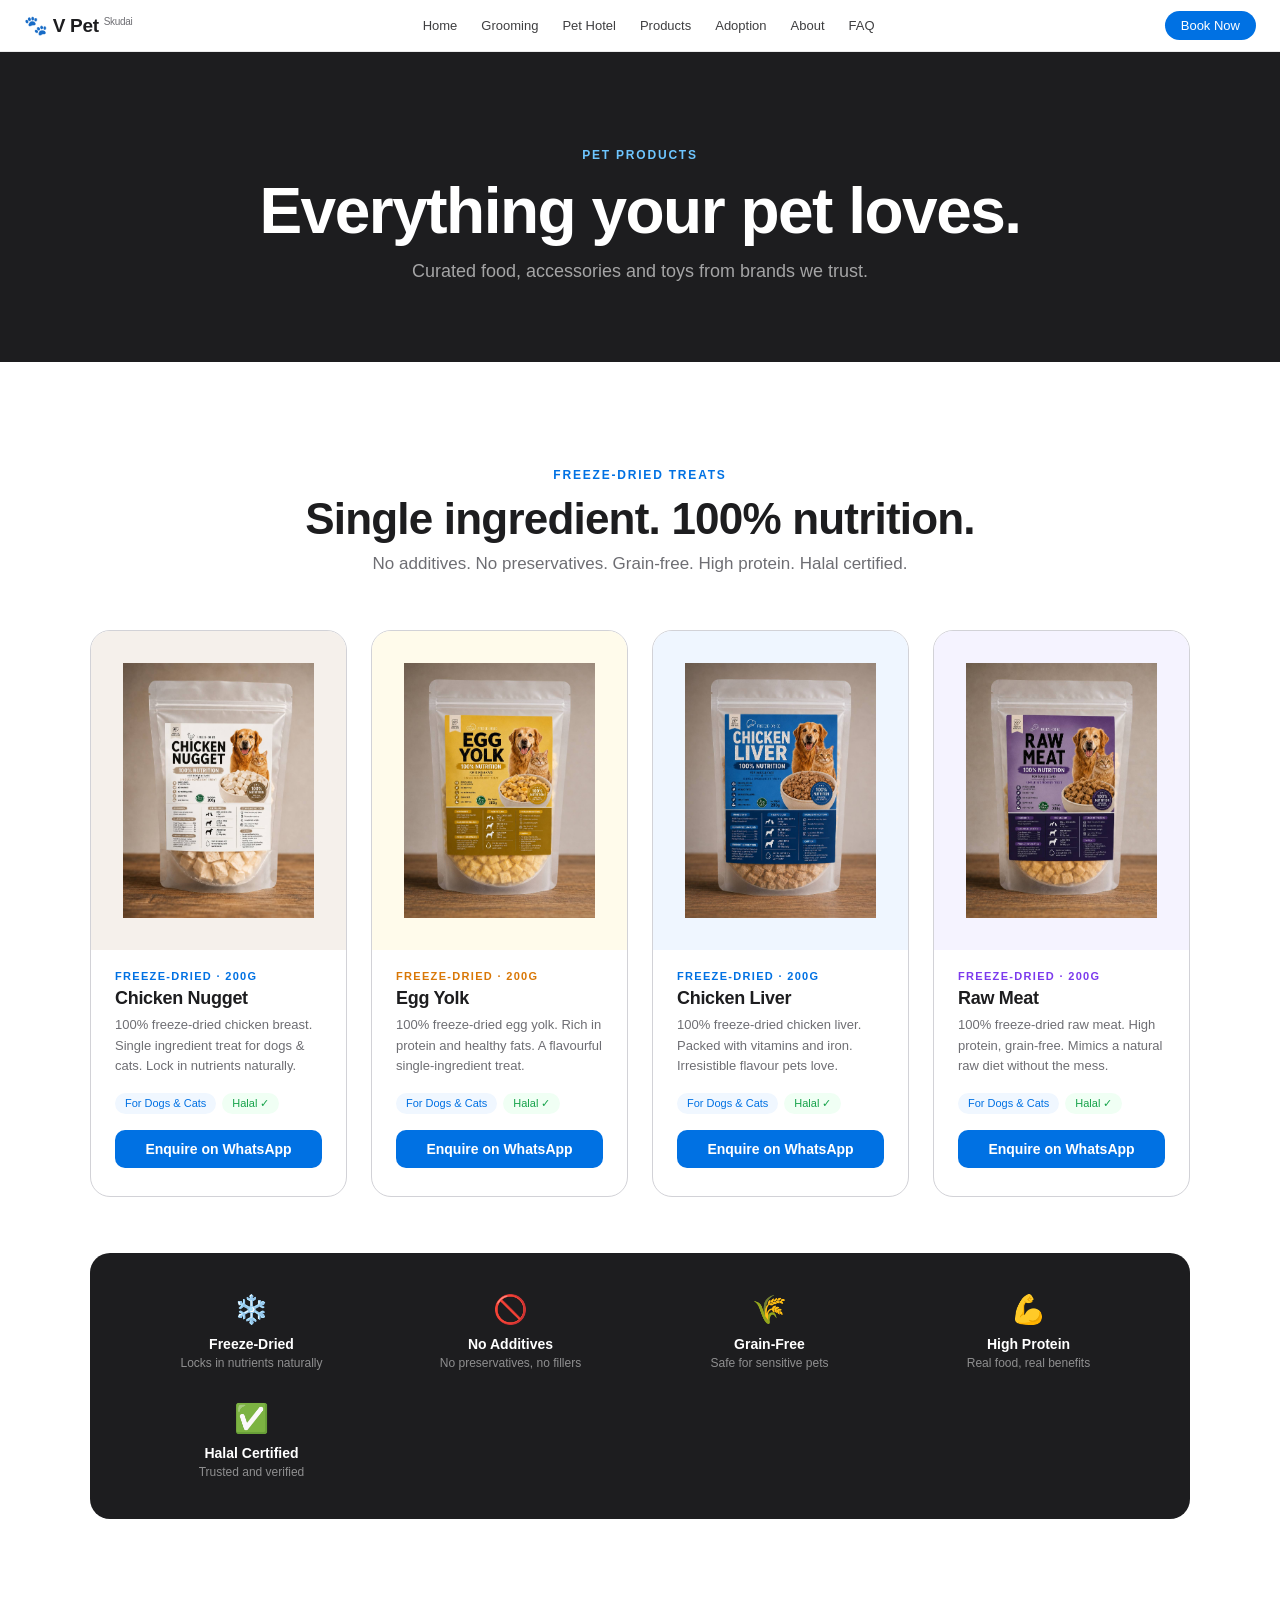
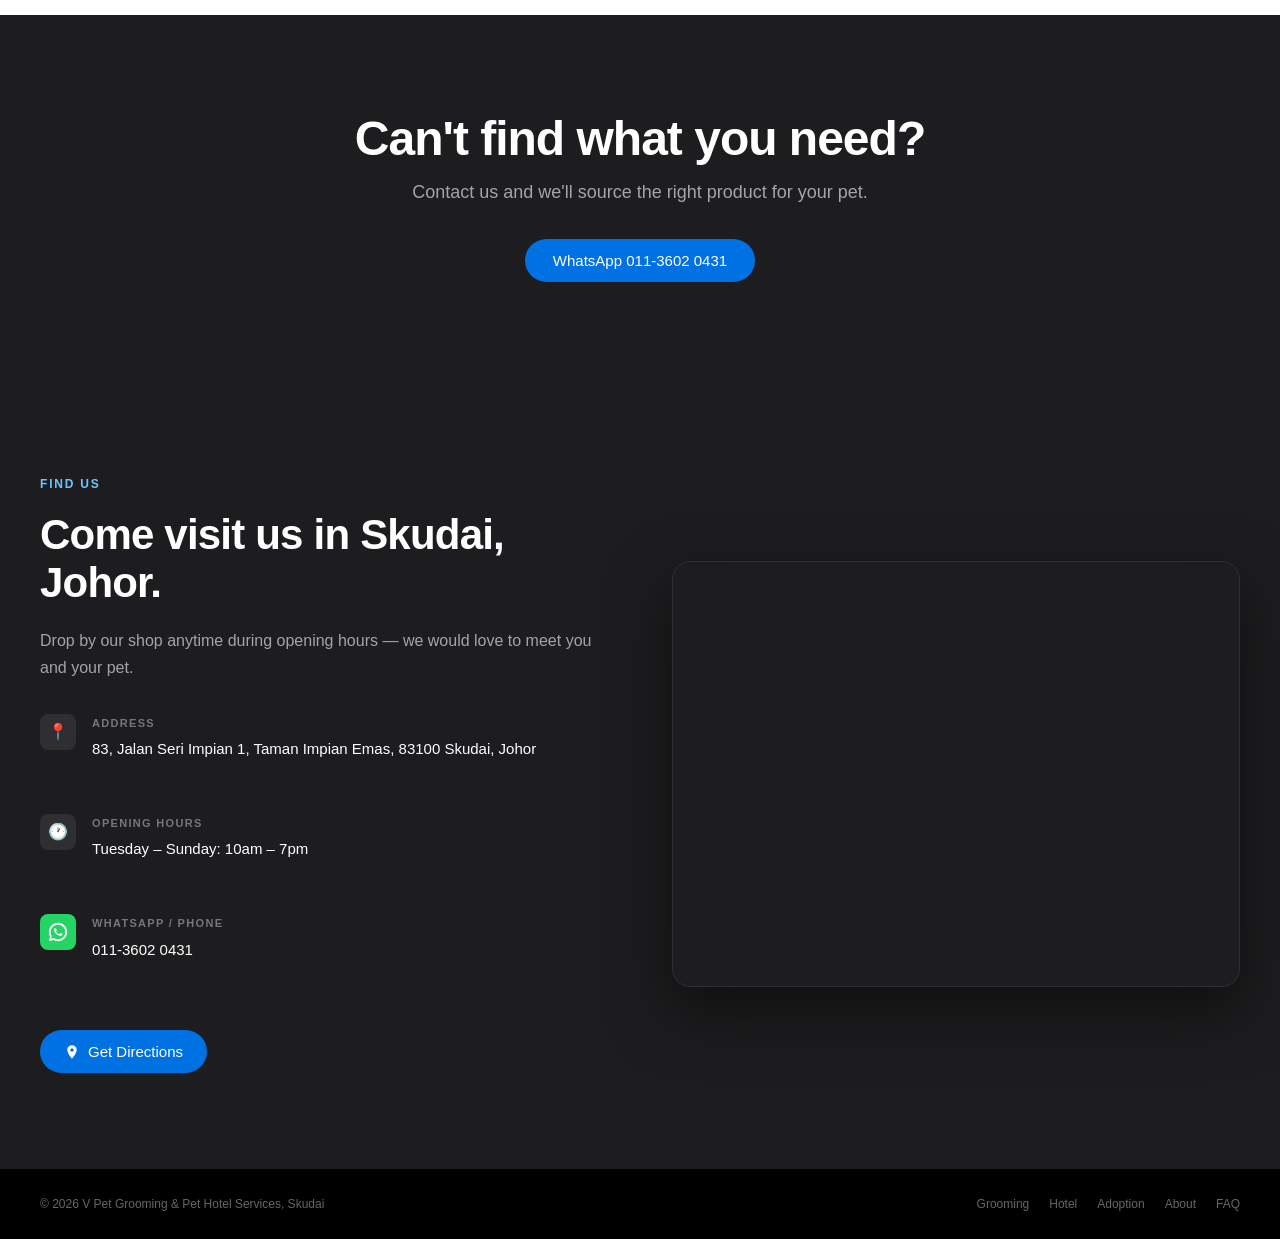
<file: products.html>
<!DOCTYPE html>
<html lang="en">
<head>
  <meta charset="UTF-8" />
  <meta name="viewport" content="width=device-width, initial-scale=1.0" />
  <title>Products — V Pet</title>
  <link rel="stylesheet" href="style.css" />
</head>
<body>
  <nav class="nav">
    <a href="index.html" class="nav-logo">🐾 V Pet <sup>Skudai</sup></a>
    <ul class="nav-links">
      <li><a href="index.html">Home</a></li>
      <li><a href="grooming.html">Grooming</a></li>
      <li><a href="hotel.html">Pet Hotel</a></li>
      <li><a href="products.html">Products</a></li>
      <li><a href="adoption.html">Adoption</a></li>
      <li><a href="about.html">About</a></li>
      <li><a href="faq.html">FAQ</a></li>
    </ul>
    <a href="grooming.html" class="nav-cta">Book Now</a>
    <button class="hamburger" id="hamburger" aria-label="Toggle menu" aria-expanded="false">
      <span></span><span></span><span></span>
    </button>
  </nav>

  <div class="page-hero">
    <p class="eyebrow">Pet Products</p>
    <h1>Everything your pet loves.</h1>
    <p>Curated food, accessories and toys from brands we trust.</p>
  </div>

  <div class="products-section">
    <div class="section-header">
      <p class="eyebrow">Freeze-Dried Treats</p>
      <h2>Single ingredient. 100% nutrition.</h2>
      <p style="font-size:17px;color:var(--grey);margin-top:10px;font-weight:300;">No additives. No preservatives. Grain-free. High protein. Halal certified.</p>
    </div>

    <div style="max-width:1100px;margin:0 auto;display:grid;grid-template-columns:repeat(auto-fill,minmax(240px,1fr));gap:24px;">

      <div style="background:var(--white);border:1px solid var(--border);border-radius:20px;overflow:hidden;transition:transform 0.2s,box-shadow 0.2s;" onmouseover="this.style.transform='translateY(-6px)';this.style.boxShadow='0 16px 48px rgba(0,0,0,0.12)'" onmouseout="this.style.transform='';this.style.boxShadow=''">
        <div style="background:#F5F0EB;padding:32px;display:flex;align-items:center;justify-content:center;min-height:280px;">
          <img src="chicken-nugget.png" alt="Freeze-Dried Chicken Nugget" style="width:100%;max-width:220px;object-fit:contain;" />
        </div>
        <div style="padding:20px 24px 28px;">
          <p style="font-size:11px;font-weight:600;letter-spacing:0.12em;text-transform:uppercase;color:var(--blue);margin-bottom:6px;">Freeze-Dried · 200g</p>
          <h3 style="font-size:18px;font-weight:700;letter-spacing:-0.3px;margin-bottom:6px;">Chicken Nugget</h3>
          <p style="font-size:13px;color:var(--grey);line-height:1.6;margin-bottom:16px;">100% freeze-dried chicken breast. Single ingredient treat for dogs & cats. Lock in nutrients naturally.</p>
          <div style="display:flex;flex-wrap:wrap;gap:6px;margin-bottom:16px;">
            <span style="font-size:11px;background:#F0F7FF;color:var(--blue);padding:4px 10px;border-radius:20px;font-weight:500;">For Dogs & Cats</span>
            <span style="font-size:11px;background:#F0FFF4;color:#16A34A;padding:4px 10px;border-radius:20px;font-weight:500;">Halal ✓</span>
          </div>
          <a href="https://wa.me/601136020431?text=Hi! I'm interested in the Freeze-Dried Chicken Nugget treat. Can I get more info?" target="_blank" style="display:block;background:var(--blue);color:white;text-align:center;padding:11px;border-radius:10px;font-size:14px;font-weight:600;text-decoration:none;transition:background 0.2s;" onmouseover="this.style.background='#0077ED'" onmouseout="this.style.background='var(--blue)'">Enquire on WhatsApp</a>
        </div>
      </div>

      <div style="background:var(--white);border:1px solid var(--border);border-radius:20px;overflow:hidden;transition:transform 0.2s,box-shadow 0.2s;" onmouseover="this.style.transform='translateY(-6px)';this.style.boxShadow='0 16px 48px rgba(0,0,0,0.12)'" onmouseout="this.style.transform='';this.style.boxShadow=''">
        <div style="background:#FFFBEB;padding:32px;display:flex;align-items:center;justify-content:center;min-height:280px;">
          <img src="egg-yolk.png" alt="Freeze-Dried Egg Yolk" style="width:100%;max-width:220px;object-fit:contain;" />
        </div>
        <div style="padding:20px 24px 28px;">
          <p style="font-size:11px;font-weight:600;letter-spacing:0.12em;text-transform:uppercase;color:#D97706;margin-bottom:6px;">Freeze-Dried · 200g</p>
          <h3 style="font-size:18px;font-weight:700;letter-spacing:-0.3px;margin-bottom:6px;">Egg Yolk</h3>
          <p style="font-size:13px;color:var(--grey);line-height:1.6;margin-bottom:16px;">100% freeze-dried egg yolk. Rich in protein and healthy fats. A flavourful single-ingredient treat.</p>
          <div style="display:flex;flex-wrap:wrap;gap:6px;margin-bottom:16px;">
            <span style="font-size:11px;background:#F0F7FF;color:var(--blue);padding:4px 10px;border-radius:20px;font-weight:500;">For Dogs & Cats</span>
            <span style="font-size:11px;background:#F0FFF4;color:#16A34A;padding:4px 10px;border-radius:20px;font-weight:500;">Halal ✓</span>
          </div>
          <a href="https://wa.me/601136020431?text=Hi! I'm interested in the Freeze-Dried Egg Yolk treat. Can I get more info?" target="_blank" style="display:block;background:var(--blue);color:white;text-align:center;padding:11px;border-radius:10px;font-size:14px;font-weight:600;text-decoration:none;transition:background 0.2s;" onmouseover="this.style.background='#0077ED'" onmouseout="this.style.background='var(--blue)'">Enquire on WhatsApp</a>
        </div>
      </div>

      <div style="background:var(--white);border:1px solid var(--border);border-radius:20px;overflow:hidden;transition:transform 0.2s,box-shadow 0.2s;" onmouseover="this.style.transform='translateY(-6px)';this.style.boxShadow='0 16px 48px rgba(0,0,0,0.12)'" onmouseout="this.style.transform='';this.style.boxShadow=''">
        <div style="background:#EFF6FF;padding:32px;display:flex;align-items:center;justify-content:center;min-height:280px;">
          <img src="chicken-liver.png" alt="Freeze-Dried Chicken Liver" style="width:100%;max-width:220px;object-fit:contain;" />
        </div>
        <div style="padding:20px 24px 28px;">
          <p style="font-size:11px;font-weight:600;letter-spacing:0.12em;text-transform:uppercase;color:var(--blue);margin-bottom:6px;">Freeze-Dried · 200g</p>
          <h3 style="font-size:18px;font-weight:700;letter-spacing:-0.3px;margin-bottom:6px;">Chicken Liver</h3>
          <p style="font-size:13px;color:var(--grey);line-height:1.6;margin-bottom:16px;">100% freeze-dried chicken liver. Packed with vitamins and iron. Irresistible flavour pets love.</p>
          <div style="display:flex;flex-wrap:wrap;gap:6px;margin-bottom:16px;">
            <span style="font-size:11px;background:#F0F7FF;color:var(--blue);padding:4px 10px;border-radius:20px;font-weight:500;">For Dogs & Cats</span>
            <span style="font-size:11px;background:#F0FFF4;color:#16A34A;padding:4px 10px;border-radius:20px;font-weight:500;">Halal ✓</span>
          </div>
          <a href="https://wa.me/601136020431?text=Hi! I'm interested in the Freeze-Dried Chicken Liver treat. Can I get more info?" target="_blank" style="display:block;background:var(--blue);color:white;text-align:center;padding:11px;border-radius:10px;font-size:14px;font-weight:600;text-decoration:none;transition:background 0.2s;" onmouseover="this.style.background='#0077ED'" onmouseout="this.style.background='var(--blue)'">Enquire on WhatsApp</a>
        </div>
      </div>

      <div style="background:var(--white);border:1px solid var(--border);border-radius:20px;overflow:hidden;transition:transform 0.2s,box-shadow 0.2s;" onmouseover="this.style.transform='translateY(-6px)';this.style.boxShadow='0 16px 48px rgba(0,0,0,0.12)'" onmouseout="this.style.transform='';this.style.boxShadow=''">
        <div style="background:#F5F3FF;padding:32px;display:flex;align-items:center;justify-content:center;min-height:280px;">
          <img src="raw-meat.png" alt="Freeze-Dried Raw Meat" style="width:100%;max-width:220px;object-fit:contain;" />
        </div>
        <div style="padding:20px 24px 28px;">
          <p style="font-size:11px;font-weight:600;letter-spacing:0.12em;text-transform:uppercase;color:#7C3AED;margin-bottom:6px;">Freeze-Dried · 200g</p>
          <h3 style="font-size:18px;font-weight:700;letter-spacing:-0.3px;margin-bottom:6px;">Raw Meat</h3>
          <p style="font-size:13px;color:var(--grey);line-height:1.6;margin-bottom:16px;">100% freeze-dried raw meat. High protein, grain-free. Mimics a natural raw diet without the mess.</p>
          <div style="display:flex;flex-wrap:wrap;gap:6px;margin-bottom:16px;">
            <span style="font-size:11px;background:#F0F7FF;color:var(--blue);padding:4px 10px;border-radius:20px;font-weight:500;">For Dogs & Cats</span>
            <span style="font-size:11px;background:#F0FFF4;color:#16A34A;padding:4px 10px;border-radius:20px;font-weight:500;">Halal ✓</span>
          </div>
          <a href="https://wa.me/601136020431?text=Hi! I'm interested in the Freeze-Dried Raw Meat treat. Can I get more info?" target="_blank" style="display:block;background:var(--blue);color:white;text-align:center;padding:11px;border-radius:10px;font-size:14px;font-weight:600;text-decoration:none;transition:background 0.2s;" onmouseover="this.style.background='#0077ED'" onmouseout="this.style.background='var(--blue)'">Enquire on WhatsApp</a>
        </div>
      </div>

    </div>

    <div style="max-width:1100px;margin:56px auto 0;background:var(--black);border-radius:20px;padding:40px 48px;display:grid;grid-template-columns:repeat(auto-fit,minmax(180px,1fr));gap:32px;">
      <div style="text-align:center;">
        <div style="font-size:28px;margin-bottom:10px;">❄️</div>
        <p style="font-size:14px;font-weight:600;color:white;margin-bottom:4px;">Freeze-Dried</p>
        <p style="font-size:12px;color:rgba(255,255,255,0.5);">Locks in nutrients naturally</p>
      </div>
      <div style="text-align:center;">
        <div style="font-size:28px;margin-bottom:10px;">🚫</div>
        <p style="font-size:14px;font-weight:600;color:white;margin-bottom:4px;">No Additives</p>
        <p style="font-size:12px;color:rgba(255,255,255,0.5);">No preservatives, no fillers</p>
      </div>
      <div style="text-align:center;">
        <div style="font-size:28px;margin-bottom:10px;">🌾</div>
        <p style="font-size:14px;font-weight:600;color:white;margin-bottom:4px;">Grain-Free</p>
        <p style="font-size:12px;color:rgba(255,255,255,0.5);">Safe for sensitive pets</p>
      </div>
      <div style="text-align:center;">
        <div style="font-size:28px;margin-bottom:10px;">💪</div>
        <p style="font-size:14px;font-weight:600;color:white;margin-bottom:4px;">High Protein</p>
        <p style="font-size:12px;color:rgba(255,255,255,0.5);">Real food, real benefits</p>
      </div>
      <div style="text-align:center;">
        <div style="font-size:28px;margin-bottom:10px;">✅</div>
        <p style="font-size:14px;font-weight:600;color:white;margin-bottom:4px;">Halal Certified</p>
        <p style="font-size:12px;color:rgba(255,255,255,0.5);">Trusted and verified</p>
      </div>
    </div>
  </div>

  <div class="cta-section">
    <h2>Can't find what you need?</h2>
    <p>Contact us and we'll source the right product for your pet.</p>
    <a href="https://wa.me/601136020431" target="_blank" class="btn-primary cfg-whatsapp">WhatsApp 011-3602 0431</a>
  </div>

  <!-- LOCATION -->
  <section class="location-section">
    <div class="location-inner">
      <div class="location-text">
        <p class="eyebrow">Find Us</p>
        <h2>Come visit us in Skudai, Johor.</h2>
        <p>Drop by our shop anytime during opening hours — we would love to meet you and your pet.</p>
        <div class="location-details">
          <div class="location-detail">
            <div class="detail-icon">📍</div>
            <div>
              <p class="detail-label">Address</p>
              <p class="detail-value cfg-address">83, Jalan Seri Impian 1, Taman Impian Emas, 83100 Skudai, Johor</p>
            </div>
          </div>
          <div class="location-detail">
            <div class="detail-icon">🕐</div>
            <div>
              <p class="detail-label">Opening Hours</p>
              <p class="detail-value cfg-hours">Tuesday – Sunday: 10am – 7pm</p>
            </div>
          </div>
          <div class="location-detail">
            <div class="detail-icon" style="background:#25D366; padding:0; display:flex; align-items:center; justify-content:center;">
              <svg xmlns="http://www.w3.org/2000/svg" viewBox="0 0 48 48" width="22" height="22">
                <path fill="white" d="M24 4C13 4 4 13 4 24c0 3.6 1 7 2.7 10L4 44l10.3-2.7C17.1 43 20.5 44 24 44c11 0 20-9 20-20S35 4 24 4zm0 36c-3.1 0-6.1-.8-8.7-2.4l-.6-.4-6.1 1.6 1.6-5.9-.4-.6C8.8 30.1 8 27.1 8 24 8 15.2 15.2 8 24 8s16 7.2 16 16-7.2 16-16 16zm8.9-11.9c-.5-.2-2.8-1.4-3.2-1.5-.4-.2-.7-.2-1 .2-.3.5-1.1 1.5-1.4 1.8-.3.3-.5.4-1 .1-.5-.2-2-.7-3.8-2.3-1.4-1.2-2.3-2.8-2.6-3.2-.3-.5 0-.7.2-1 .2-.2.5-.5.7-.8.2-.3.3-.5.4-.8.2-.3.1-.6 0-.8-.1-.2-1-2.5-1.4-3.4-.4-.9-.7-.8-1-.8h-.9c-.3 0-.8.1-1.2.6-.4.5-1.6 1.5-1.6 3.7s1.6 4.3 1.9 4.6c.2.3 3.2 4.9 7.8 6.8 1.1.5 1.9.7 2.6.9 1.1.3 2.1.3 2.9.2.9-.1 2.8-1.1 3.2-2.2.4-1.1.4-2 .3-2.2-.2-.3-.5-.4-1-.6z"/>
              </svg>
            </div>
            <div>
              <p class="detail-label">WhatsApp / Phone</p>
              <p class="detail-value cfg-phone">011-3602 0431</p>
            </div>
          </div>
        </div>
        <a href="https://www.google.com/maps/dir/?api=1&destination=83+Jalan+Seri+Impian+1+Taman+Impian+Emas+83100+Skudai+Johor" target="_blank" class="directions-btn">
          <svg viewBox="0 0 24 24" xmlns="http://www.w3.org/2000/svg"><path d="M12 2C8.13 2 5 5.13 5 9c0 5.25 7 13 7 13s7-7.75 7-13c0-3.87-3.13-7-7-7zm0 9.5c-1.38 0-2.5-1.12-2.5-2.5s1.12-2.5 2.5-2.5 2.5 1.12 2.5 2.5-1.12 2.5-2.5 2.5z"/></svg>
          Get Directions
        </a>
      </div>
      <div class="map-container">
        <iframe
          src="https://maps.google.com/maps?q=83+Jalan+Seri+Impian+1,+Taman+Impian+Emas,+83100+Skudai,+Johor&output=embed&z=16"
          allowfullscreen
          loading="lazy"
          referrerpolicy="no-referrer-when-downgrade"
          title="V Pet location map">
        </iframe>
      </div>
    </div>
  </section>

  <footer>
    <p>© 2026 V Pet Grooming & Pet Hotel Services, Skudai</p>
    <div class="footer-links">
      <a href="grooming.html">Grooming</a>
      <a href="hotel.html">Hotel</a>
      <a href="adoption.html">Adoption</a>
      <a href="about.html">About</a>
      <a href="faq.html">FAQ</a>
    </div>
  </footer>

  <!-- Mobile Menu -->
  <div class="mobile-menu" id="mobileMenu">
    <a href="index.html">Home</a>
    <a href="grooming.html">Grooming</a>
    <a href="hotel.html">Pet Hotel</a>
    <a href="products.html">Products</a>
    <a href="adoption.html">Adoption</a>
    <a href="about.html">About</a>
    <a href="faq.html">FAQ</a>
    <a href="https://wa.me/601136020431" target="_blank" class="mobile-cta">Book Now</a>
  </div>

  <script>
    const hamburger = document.getElementById("hamburger");
    const mobileMenu = document.getElementById("mobileMenu");
    hamburger.addEventListener("click", () => {
      const isOpen = mobileMenu.classList.toggle("open");
      hamburger.classList.toggle("open");
      hamburger.setAttribute("aria-expanded", isOpen);
      document.body.style.overflow = isOpen ? "hidden" : "";
    });
    mobileMenu.querySelectorAll("a").forEach(link => {
      link.addEventListener("click", () => {
        mobileMenu.classList.remove("open");
        hamburger.classList.remove("open");
        hamburger.setAttribute("aria-expanded", false);
        document.body.style.overflow = "";
      });
    });
  </script>

  <script type="module" src="config-loader.js"></script>
</body>
</html>
</file>
<file: style.css>
/* ── Reset & Base ── */
*, *::before, *::after { margin: 0; padding: 0; box-sizing: border-box; }

:root {
  --black:   #1D1D1F;
  --white:   #FFFFFF;
  --grey:    #6E6E73;
  --light:   #F5F5F7;
  --blue:    #0071E3;
  --blue-dk: #0077ED;
  --border:  #D2D2D7;
  --font: -apple-system, BlinkMacSystemFont, 'SF Pro Display', 'Segoe UI', sans-serif;
}

html { scroll-behavior: smooth; }

body {
  font-family: var(--font);
  color: var(--black);
  background: var(--white);
  -webkit-font-smoothing: antialiased;
}

img { display: block; width: 100%; }
a { text-decoration: none; color: inherit; }

/* ── Navbar ── */
.nav {
  position: sticky; top: 0; z-index: 200;
  height: 52px;
  background: rgba(255,255,255,0.85);
  backdrop-filter: saturate(180%) blur(20px);
  -webkit-backdrop-filter: saturate(180%) blur(20px);
  border-bottom: 1px solid rgba(0,0,0,0.08);
  display: flex; align-items: center; justify-content: space-between;
  padding: 0 24px;
}
.nav-logo {
  font-size: 19px; font-weight: 600; letter-spacing: -0.3px;
  color: var(--black);
}
.nav-logo sup { font-size: 10px; font-weight: 400; color: var(--grey); vertical-align: super; }
.nav-links { display: flex; gap: 0; list-style: none; }
.nav-links a {
  font-size: 13px; color: var(--black); padding: 0 12px; height: 52px;
  display: flex; align-items: center; opacity: 0.85;
  transition: opacity 0.15s;
}
.nav-links a:hover { opacity: 1; }
.nav-links a.active { color: var(--blue); opacity: 1; }
.nav-cta {
  font-size: 13px; background: var(--blue); color: white;
  padding: 7px 16px; border-radius: 20px; font-weight: 500;
  transition: background 0.2s;
}
.nav-cta:hover { background: var(--blue-dk); }

/* ── Hero ── */
.hero {
  position: relative; height: 100vh; min-height: 600px;
  display: flex; flex-direction: column;
  align-items: center; justify-content: flex-end;
  text-align: center; overflow: hidden;
  padding-bottom: 80px;
}
.hero-bg {
  position: absolute; inset: 0;
  background-size: cover; background-position: center;
  filter: brightness(0.42);
  transition: transform 8s ease;
}
.hero:hover .hero-bg { transform: scale(1.03); }
.hero-content { position: relative; z-index: 2; max-width: 800px; padding: 0 24px; }
.hero-eyebrow {
  font-size: 13px; font-weight: 600; letter-spacing: 0.12em;
  text-transform: uppercase; color: #6EC6FF; margin-bottom: 18px;
}
.hero h1 {
  font-size: clamp(40px, 6vw, 72px);
  font-weight: 700; letter-spacing: -1.5px; line-height: 1.05;
  color: white; margin-bottom: 18px;
}
.hero p {
  font-size: clamp(16px, 2vw, 21px); color: rgba(255,255,255,0.75);
  line-height: 1.5; margin-bottom: 36px; font-weight: 300;
}
.hero-actions { display: flex; gap: 16px; justify-content: center; flex-wrap: wrap; }
.btn-primary {
  font-size: 15px; font-weight: 500;
  background: var(--blue); color: white;
  padding: 13px 28px; border-radius: 30px;
  transition: background 0.2s, transform 0.15s;
  display: inline-block;
}
.btn-primary:hover { background: var(--blue-dk); transform: scale(1.02); }
.btn-ghost {
  font-size: 15px; font-weight: 500;
  background: rgba(255,255,255,0.15);
  backdrop-filter: blur(10px);
  border: 1px solid rgba(255,255,255,0.3);
  color: white; padding: 13px 28px; border-radius: 30px;
  transition: background 0.2s;
  display: inline-block;
}
.btn-ghost:hover { background: rgba(255,255,255,0.25); }

/* ── Billboard sections (Apple-style full-bleed feature) ── */
.billboard {
  position: relative; height: 85vh; min-height: 520px;
  display: flex; align-items: flex-end;
  overflow: hidden;
}
.billboard-bg {
  position: absolute; inset: 0;
  background-size: cover; background-position: center;
}
.billboard-overlay {
  position: absolute; inset: 0;
  background: linear-gradient(to top, rgba(0,0,0,0.75) 0%, rgba(0,0,0,0.1) 55%, transparent 100%);
}
.billboard-content {
  position: relative; z-index: 2;
  padding: 64px 64px; color: white; max-width: 620px;
}
.billboard-content .eyebrow {
  font-size: 12px; font-weight: 600; letter-spacing: 0.15em;
  text-transform: uppercase; color: #6EC6FF; margin-bottom: 14px;
}
.billboard-content h2 {
  font-size: clamp(32px, 4vw, 52px);
  font-weight: 700; letter-spacing: -1px; line-height: 1.1;
  margin-bottom: 16px;
}
.billboard-content p {
  font-size: 16px; color: rgba(255,255,255,0.78);
  line-height: 1.65; margin-bottom: 28px; font-weight: 300;
}
.btn-link {
  font-size: 15px; color: #6EC6FF; font-weight: 500;
  display: inline-flex; align-items: center; gap: 6px;
  border-bottom: 1px solid rgba(110,198,255,0.4);
  padding-bottom: 2px;
  transition: color 0.15s;
}
.btn-link:hover { color: white; border-color: rgba(255,255,255,0.5); }
.btn-link::after { content: '→'; font-size: 16px; }

/* ── Stat strip ── */
.stats {
  display: grid; grid-template-columns: repeat(4, 1fr);
  border-top: 1px solid var(--border);
  border-bottom: 1px solid var(--border);
}
.stat {
  padding: 40px 24px; text-align: center;
  border-right: 1px solid var(--border);
}
.stat:last-child { border-right: none; }
.stat-number {
  font-size: 40px; font-weight: 700; letter-spacing: -1px;
  color: var(--blue); margin-bottom: 6px;
}
.stat-label { font-size: 13px; color: var(--grey); }

/* ── Services tiled grid ── */
.tile-section { background: var(--light); padding: 80px 24px; }
.tile-header { text-align: center; margin-bottom: 56px; }
.tile-header .eyebrow {
  font-size: 12px; font-weight: 600; letter-spacing: 0.15em;
  text-transform: uppercase; color: var(--blue); margin-bottom: 12px;
}
.tile-header h2 {
  font-size: clamp(28px, 4vw, 44px); font-weight: 700;
  letter-spacing: -0.8px; color: var(--black);
}
.tile-grid {
  display: grid;
  grid-template-columns: repeat(auto-fit, minmax(260px, 1fr));
  gap: 2px; max-width: 1200px; margin: 0 auto;
}
.tile {
  background: var(--white); overflow: hidden;
  transition: transform 0.25s; cursor: pointer;
  display: block; color: inherit;
}
.tile:hover { transform: scale(1.01); z-index: 2; position: relative; }
.tile img { height: 260px; object-fit: cover; }
.tile-body { padding: 28px 28px 32px; }
.tile-body .tag {
  font-size: 11px; font-weight: 600; letter-spacing: 0.12em;
  text-transform: uppercase; color: var(--blue); margin-bottom: 10px;
}
.tile-body h3 {
  font-size: 20px; font-weight: 600; letter-spacing: -0.3px;
  margin-bottom: 10px; color: var(--black);
}
.tile-body p { font-size: 14px; color: var(--grey); line-height: 1.6; }

/* ── Pricing ── */
.pricing-section { padding: 96px 24px; background: var(--white); }
.pricing-section .section-header { text-align: center; margin-bottom: 56px; }
.pricing-section .eyebrow {
  font-size: 12px; font-weight: 600; letter-spacing: 0.15em;
  text-transform: uppercase; color: var(--blue); margin-bottom: 12px;
}
.pricing-section h2 {
  font-size: clamp(28px, 4vw, 44px); font-weight: 700;
  letter-spacing: -0.8px;
}
.pricing-section p.sub {
  font-size: 17px; color: var(--grey); margin-top: 10px; font-weight: 300;
}
.pricing-grid {
  display: grid; grid-template-columns: repeat(auto-fit, minmax(260px, 1fr));
  gap: 1px; background: var(--border);
  border: 1px solid var(--border);
  border-radius: 18px; overflow: hidden;
  max-width: 960px; margin: 0 auto;
}
.pricing-card {
  background: var(--white); padding: 40px 36px;
}
.pricing-card.featured { background: var(--black); color: white; }
.pricing-card .plan-name {
  font-size: 13px; font-weight: 600; letter-spacing: 0.08em;
  text-transform: uppercase; color: var(--blue); margin-bottom: 8px;
}
.pricing-card.featured .plan-name { color: #6EC6FF; }
.pricing-card .price {
  font-size: 44px; font-weight: 700; letter-spacing: -1.5px;
  margin: 12px 0 4px;
}
.pricing-card .price-note {
  font-size: 13px; color: var(--grey); margin-bottom: 28px;
}
.pricing-card.featured .price-note { color: rgba(255,255,255,0.5); }
.pricing-card hr { border: none; border-top: 1px solid var(--border); margin-bottom: 24px; }
.pricing-card.featured hr { border-color: rgba(255,255,255,0.12); }
.pricing-card ul { list-style: none; display: flex; flex-direction: column; gap: 12px; }
.pricing-card li { font-size: 14px; color: var(--grey); display: flex; gap: 10px; align-items: flex-start; }
.pricing-card.featured li { color: rgba(255,255,255,0.7); }
.pricing-card li::before { content: '✓'; color: var(--blue); font-weight: 700; flex-shrink: 0; }
.pricing-card.featured li::before { color: #6EC6FF; }

/* ── Pet cards (adoption) ── */
.pet-section { padding: 96px 24px; background: var(--light); }
.pets-grid {
  display: grid; grid-template-columns: repeat(auto-fill, minmax(260px, 1fr));
  gap: 24px; max-width: 1200px; margin: 0 auto;
}
.pet-card {
  background: var(--white); border-radius: 18px; overflow: hidden;
  box-shadow: 0 2px 20px rgba(0,0,0,0.07);
  transition: transform 0.2s, box-shadow 0.2s;
}
.pet-card:hover { transform: translateY(-6px); box-shadow: 0 12px 40px rgba(0,0,0,0.12); }
.pet-card img { height: 240px; object-fit: cover; }
.pet-card-body { padding: 22px 24px 28px; }
.pet-card-body .breed {
  font-size: 11px; font-weight: 600; letter-spacing: 0.12em;
  text-transform: uppercase; color: var(--blue); margin-bottom: 6px;
}
.pet-card-body h3 { font-size: 20px; font-weight: 600; letter-spacing: -0.3px; margin-bottom: 8px; }
.pet-card-body p { font-size: 14px; color: var(--grey); line-height: 1.55; margin-bottom: 20px; }
.adopt-link {
  font-size: 14px; color: var(--blue); font-weight: 500;
  display: inline-flex; align-items: center; gap: 5px;
}
.adopt-link::after { content: '→'; }
.adopt-link:hover { color: var(--blue-dk); }

/* ── Products ── */
.products-section { padding: 96px 24px; }
.products-grid {
  display: grid; grid-template-columns: repeat(auto-fill, minmax(220px, 1fr));
  gap: 24px; max-width: 1200px; margin: 0 auto;
}
.product-card {
  border-radius: 16px; overflow: hidden;
  border: 1px solid var(--border);
  transition: box-shadow 0.2s, transform 0.2s;
}
.product-card:hover { transform: translateY(-4px); box-shadow: 0 8px 30px rgba(0,0,0,0.1); }
.product-card img { height: 200px; object-fit: cover; }
.product-body { padding: 18px 20px 24px; background: var(--white); }
.product-body .category {
  font-size: 11px; font-weight: 600; letter-spacing: 0.12em;
  text-transform: uppercase; color: var(--blue); margin-bottom: 6px;
}
.product-body h3 { font-size: 16px; font-weight: 600; margin-bottom: 4px; }
.product-body .product-desc { font-size: 13px; color: var(--grey); margin-bottom: 12px; }
.product-body .product-price { font-size: 17px; font-weight: 700; color: var(--black); }

/* ── About ── */
.about-split {
  display: grid; grid-template-columns: 1fr 1fr;
  min-height: 600px;
}
.about-img { overflow: hidden; }
.about-img img { height: 100%; object-fit: cover; }
.about-text-block {
  padding: 80px 64px; display: flex;
  flex-direction: column; justify-content: center;
  background: var(--black); color: white;
}
.about-text-block .eyebrow {
  font-size: 12px; font-weight: 600; letter-spacing: 0.15em;
  text-transform: uppercase; color: #6EC6FF; margin-bottom: 16px;
}
.about-text-block h2 {
  font-size: clamp(28px, 3vw, 42px); font-weight: 700;
  letter-spacing: -0.8px; line-height: 1.15; margin-bottom: 20px;
}
.about-text-block p {
  font-size: 16px; color: rgba(255,255,255,0.65);
  line-height: 1.7; margin-bottom: 14px; font-weight: 300;
}

/* ── Values ── */
.values-grid {
  display: grid; grid-template-columns: repeat(auto-fit, minmax(220px, 1fr));
  gap: 0; max-width: 100%;
}
.value-item {
  padding: 52px 40px; border-right: 1px solid var(--border);
  border-bottom: 1px solid var(--border);
}
.value-item:nth-child(4n) { border-right: none; }
.value-icon { font-size: 28px; margin-bottom: 16px; }
.value-item h3 { font-size: 17px; font-weight: 600; margin-bottom: 10px; letter-spacing: -0.2px; }
.value-item p { font-size: 14px; color: var(--grey); line-height: 1.6; }

/* ── Page hero (inner pages) ── */
.page-hero {
  background: var(--black); padding: 96px 40px 80px;
  text-align: center;
}
.page-hero .eyebrow {
  font-size: 12px; font-weight: 600; letter-spacing: 0.15em;
  text-transform: uppercase; color: #6EC6FF; margin-bottom: 16px;
}
.page-hero h1 {
  font-size: clamp(36px, 5vw, 64px); font-weight: 700;
  letter-spacing: -1.5px; color: white; line-height: 1.05; margin-bottom: 16px;
}
.page-hero p { font-size: 18px; color: rgba(255,255,255,0.6); font-weight: 300; }

/* ── Section header ── */
.section-header { text-align: center; margin-bottom: 56px; }
.section-header .eyebrow {
  font-size: 12px; font-weight: 600; letter-spacing: 0.15em;
  text-transform: uppercase; color: var(--blue); margin-bottom: 12px;
}
.section-header h2 {
  font-size: clamp(28px, 4vw, 44px); font-weight: 700;
  letter-spacing: -0.8px; color: var(--black);
}
.section-header p { font-size: 17px; color: var(--grey); margin-top: 10px; font-weight: 300; }

/* ── Contact / CTA ── */
.cta-section {
  background: var(--black); padding: 96px 40px;
  text-align: center; color: white;
}
.cta-section h2 {
  font-size: clamp(28px, 4vw, 48px); font-weight: 700;
  letter-spacing: -1px; margin-bottom: 16px;
}
.cta-section p { font-size: 18px; color: rgba(255,255,255,0.6); margin-bottom: 36px; font-weight: 300; }
.contact-row {
  display: flex; justify-content: center; gap: 48px;
  flex-wrap: wrap; margin-top: 48px;
  border-top: 1px solid rgba(255,255,255,0.1); padding-top: 40px;
}
.contact-item { text-align: center; }
.contact-item .label {
  font-size: 11px; font-weight: 600; letter-spacing: 0.15em;
  text-transform: uppercase; color: rgba(255,255,255,0.4); margin-bottom: 8px;
}
.contact-item .value { font-size: 16px; color: white; font-weight: 500; }

/* ── Footer ── */
footer {
  background: #000; padding: 28px 40px;
  display: flex; justify-content: space-between; align-items: center;
  flex-wrap: wrap; gap: 12px;
}
footer p { font-size: 12px; color: rgba(255,255,255,0.4); }
.footer-links { display: flex; gap: 20px; }
.footer-links a { font-size: 12px; color: rgba(255,255,255,0.4); transition: color 0.15s; }
.footer-links a:hover { color: rgba(255,255,255,0.7); }

/* ── Utility ── */
.pad-section { padding: 96px 40px; }
.max-w { max-width: 1200px; margin: 0 auto; }
.bg-light { background: var(--light); }

/* ── Responsive ── */
@media (max-width: 900px) {
  .stats { grid-template-columns: repeat(2,1fr); }
  .stat:nth-child(2) { border-right: none; }
  .stat:nth-child(3) { border-right: 1px solid var(--border); }
  .about-split { grid-template-columns: 1fr; }
  .about-img { height: 340px; }
  .about-text-block { padding: 56px 32px; }
  .billboard-content { padding: 40px 32px; }
  .nav-links { display: none; }
}
@media (max-width: 600px) {
  .stats { grid-template-columns: 1fr 1fr; }
  .hero h1 { font-size: 36px; }
  .page-hero { padding: 64px 24px 56px; }
  .pad-section { padding: 64px 24px; }
  .value-item { border-right: none; }
}

/* ── Location Section ── */
.location-section {
  background: var(--black);
  padding: 96px 40px;
  color: white;
}
.location-inner {
  max-width: 1200px;
  margin: 0 auto;
  display: grid;
  grid-template-columns: 1fr 1fr;
  gap: 64px;
  align-items: center;
}
.location-text .eyebrow {
  font-size: 12px; font-weight: 600; letter-spacing: 0.15em;
  text-transform: uppercase; color: #6EC6FF; margin-bottom: 16px;
}
.location-text h2 {
  font-size: clamp(28px, 3.5vw, 42px);
  font-weight: 700; letter-spacing: -0.8px;
  line-height: 1.15; margin-bottom: 20px;
}
.location-text p {
  font-size: 16px; color: rgba(255,255,255,0.6);
  line-height: 1.7; font-weight: 300; margin-bottom: 32px;
}
.location-details {
  display: flex; flex-direction: column; gap: 20px;
  margin-bottom: 36px;
}
.location-detail {
  display: flex; gap: 16px; align-items: flex-start;
}
.location-detail .detail-icon {
  width: 36px; height: 36px;
  background: rgba(255,255,255,0.08);
  border-radius: 8px;
  display: flex; align-items: center; justify-content: center;
  font-size: 16px; flex-shrink: 0;
}
.location-detail .detail-label {
  font-size: 11px; font-weight: 600; letter-spacing: 0.12em;
  text-transform: uppercase; color: rgba(255,255,255,0.4);
  margin-bottom: 4px;
}
.location-detail .detail-value {
  font-size: 15px; color: white; font-weight: 400;
}
.directions-btn {
  display: inline-flex; align-items: center; gap: 8px;
  background: var(--blue); color: white;
  padding: 13px 24px; border-radius: 30px;
  font-size: 15px; font-weight: 500;
  transition: background 0.2s, transform 0.15s;
}
.directions-btn:hover { background: var(--blue-dk); transform: scale(1.02); }
.directions-btn svg { width: 16px; height: 16px; fill: white; }
.map-container {
  border-radius: 18px;
  overflow: hidden;
  box-shadow: 0 24px 64px rgba(0,0,0,0.5);
  aspect-ratio: 4/3;
  border: 1px solid rgba(255,255,255,0.08);
}
.map-container iframe {
  width: 100%; height: 100%;
  border: none; display: block;
}

@media (max-width: 900px) {
  .location-inner { grid-template-columns: 1fr; gap: 40px; }
  .location-section { padding: 64px 24px; }
}

/* ── Mobile Hamburger Menu ── */
.hamburger {
  display: none;
  flex-direction: column;
  justify-content: center;
  gap: 5px;
  background: none;
  border: none;
  cursor: pointer;
  padding: 4px;
  z-index: 300;
}
.hamburger span {
  display: block;
  width: 22px;
  height: 2px;
  background: var(--black);
  border-radius: 2px;
  transition: transform 0.3s ease, opacity 0.3s ease;
  transform-origin: center;
}
.hamburger.open span:nth-child(1) { transform: translateY(7px) rotate(45deg); }
.hamburger.open span:nth-child(2) { opacity: 0; }
.hamburger.open span:nth-child(3) { transform: translateY(-7px) rotate(-45deg); }

.mobile-menu {
  display: none;
  position: fixed;
  inset: 52px 0 0 0;
  background: rgba(255,255,255,0.97);
  backdrop-filter: saturate(180%) blur(20px);
  -webkit-backdrop-filter: saturate(180%) blur(20px);
  z-index: 199;
  flex-direction: column;
  padding: 32px 28px;
  gap: 0;
  overflow-y: auto;
  transform: translateY(-16px);
  opacity: 0;
  transition: transform 0.3s ease, opacity 0.3s ease;
  pointer-events: none;
}
.mobile-menu.open {
  display: flex;
  transform: translateY(0);
  opacity: 1;
  pointer-events: all;
}
.mobile-menu a {
  font-size: 20px;
  font-weight: 500;
  color: var(--black);
  padding: 16px 0;
  border-bottom: 1px solid var(--border);
  letter-spacing: -0.3px;
  display: block;
  transition: color 0.15s;
}
.mobile-menu a:last-child { border-bottom: none; }
.mobile-menu a:hover { color: var(--blue); }
.mobile-menu a.active { color: var(--blue); }
.mobile-menu .mobile-cta {
  margin-top: 28px;
  background: var(--blue);
  color: white !important;
  text-align: center;
  padding: 14px 28px !important;
  border-radius: 30px;
  border-bottom: none !important;
  font-size: 16px !important;
}
.mobile-menu .mobile-cta:hover { background: var(--blue-dk); color: white !important; }

@media (max-width: 900px) {
  .nav-links { display: none; }
  .nav-cta { display: none; }
  .hamburger { display: flex; }
}
</file>
